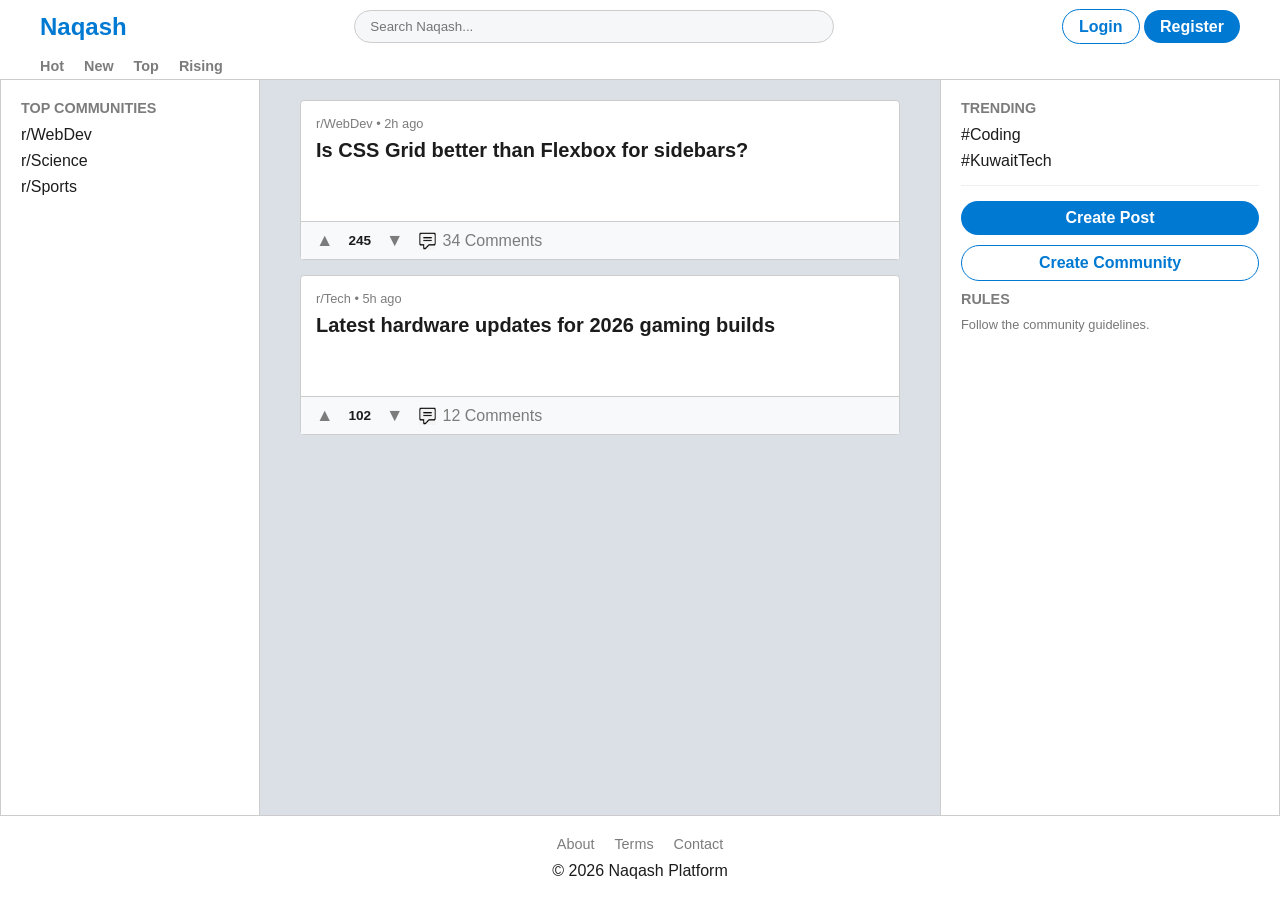
<file: index.html>
<!doctype html>
<html lang="en">
  <head>
    <meta charset="UTF-8" />
    <title>Naqash - Global Feed</title>
    <link rel="stylesheet" href="css/styles.css" />
  </head>
  <body>
    <header>
      <div class="header-top">
        <a href="index.html" class="nav-brand">Naqash</a>
        <input type="text" class="search-bar" placeholder="Search Naqash..." />
        <div class="nav-links">
          <a href="#" class="btn btn-outline">Login</a>
          <a href="#" class="btn btn-primary">Register</a>
        </div>
      </div>
      <nav class="sub-nav">
        <a href="#">Hot</a> <a href="#">New</a> <a href="#">Top</a>
        <a href="#">Rising</a>
      </nav>
    </header>

    <div class="container layout-3-cols">
      <aside class="sidebar card">
        <h3>Top Communities</h3>
        <ul>
          <li><a href="community.html">r/WebDev</a></li>
          <li><a href="#">r/Science</a></li>
          <li><a href="#">r/Sports</a></li>
        </ul>
      </aside>

      <main class="feed">
        <article class="card post-card">
          <div class="post-main-content">
            <div class="post-header">r/WebDev • 2h ago</div>
            <a href="#" class="post-title"
              >Is CSS Grid better than Flexbox for sidebars?</a
            >
          </div>
          <div class="vote-section">
            <button class="vote-btn">▲</button>
            <span class="vote-count">245</span>
            <button class="vote-btn">▼</button>
            <span class="footer-meta">
              <img
                src="images/comment.png"
                alt="Comments"
                class="comment-icon"
              />
              34 Comments
            </span>
          </div>
        </article>

        <article class="card post-card">
          <div class="post-main-content">
            <div class="post-header">r/Tech • 5h ago</div>
            <a href="#" class="post-title"
              >Latest hardware updates for 2026 gaming builds</a
            >
          </div>
          <div class="vote-section">
            <button class="vote-btn">▲</button>
            <span class="vote-count">102</span>
            <button class="vote-btn">▼</button>
            <span class="footer-meta">
              <img
                src="images/comment.png"
                alt="Comments"
                class="comment-icon"
              />
              12 Comments
            </span>
          </div>
        </article>
      </main>

      <aside class="sidebar card">
        <h3>Trending</h3>
        <ul>
          <li>#Coding</li>
          <li>#KuwaitTech</li>
        </ul>
        <hr class="sidebar-divider" />
        <a href="create-post.html" class="btn btn-primary block-btn"
          >Create Post</a
        >
        <a href="#" class="btn btn-outline block-btn">Create Community</a>
        <div class="sidebar-rules">
          <h3>Rules</h3>
          <p style="font-size: 0.8rem; color: #777">
            Follow the community guidelines.
          </p>
        </div>
      </aside>
    </div>

    <footer>
      <div class="footer-links">
        <a href="#">About</a> <a href="#">Terms</a> <a href="#">Contact</a>
      </div>
      <p>&copy; 2026 Naqash Platform</p>
    </footer>
  </body>
</html>
</file>
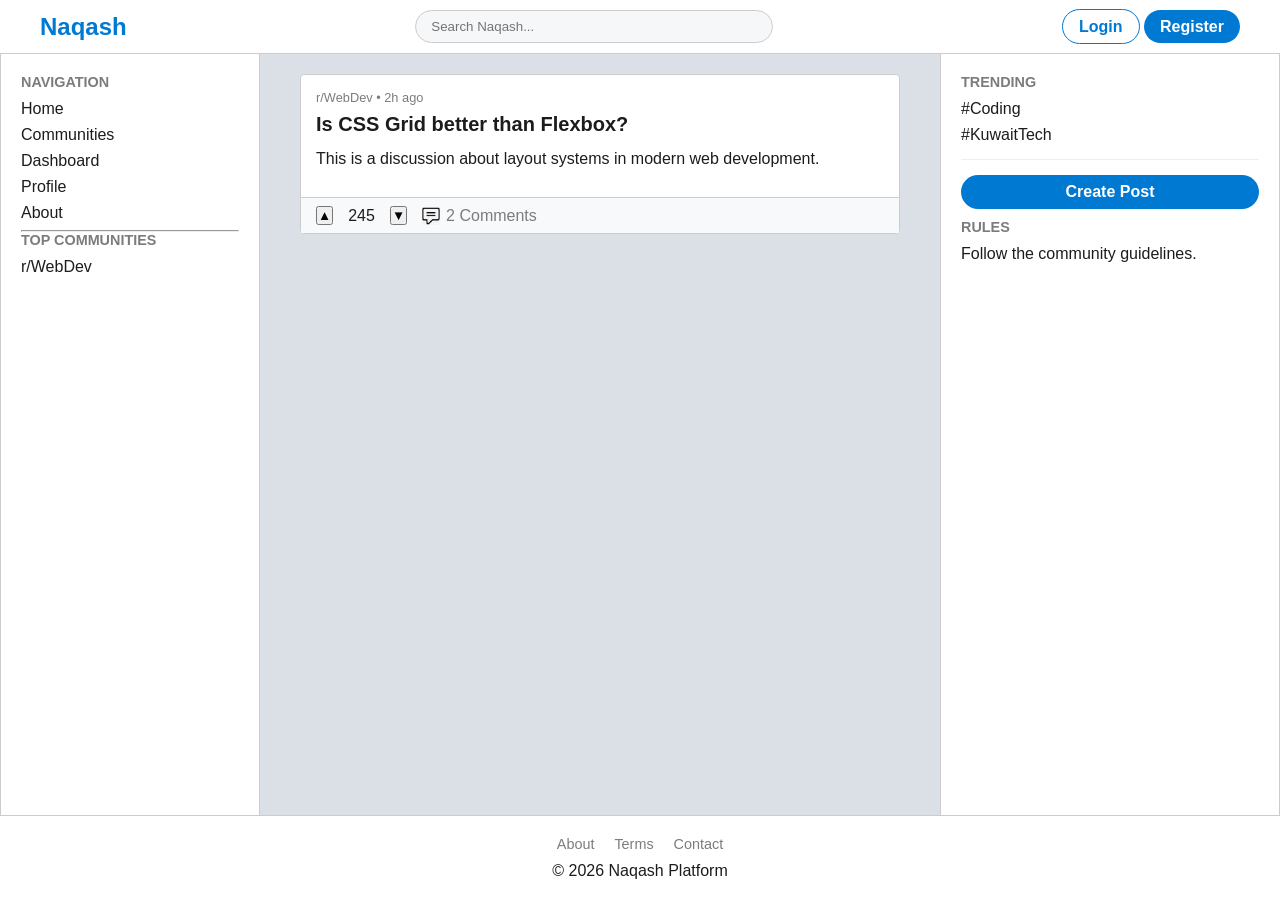
<file: naqash/index.html>
<!doctype html>
<html lang="en">
  <head>
    <meta charset="UTF-8" />
    <meta name="viewport" content="width=device-width, initial-scale=1.0" />
    <title>Naqash - Global Feed</title>
    <link rel="stylesheet" href="css/styles.css" />
  </head>

  <body>
    <!-- HEADER -->
    <header class="site-header">
      <div class="header-shell">
        <a href="index.html" class="nav-brand">Naqash</a>

        <!-- 🔥 FIXED SEARCH FORM -->
        <form action="search.html" method="GET" class="search-form">
          <input
            type="search"
            name="query"
            class="search-bar"
            placeholder="Search Naqash..."
            required
          />
        </form>

        <div class="nav-links">
          <a href="login.html" class="btn btn-outline">Login</a>
          <a href="register.html" class="btn btn-primary">Register</a>
        </div>
      </div>
    </header>

    <!-- MAIN LAYOUT -->
    <div class="container layout-3-cols">

      <!-- LEFT SIDEBAR -->
      <aside class="sidebar card">
        <h3>Navigation</h3>
        <ul class="nav-list">
          <li><a href="index.html">Home</a></li>
          <li><a href="community.html">Communities</a></li>
          <li><a href="dashboard.html">Dashboard</a></li>
          <li><a href="profile.html">Profile</a></li>
          <li><a href="about.html">About</a></li>
        </ul>

        <hr />

        <h3>Top Communities</h3>
        <ul>
          <li><a href="community.html">r/WebDev</a></li>
        </ul>
      </aside>

      <!-- MAIN FEED -->
      <main class="feed">
        <article class="card post-card">
          <div class="post-main-content">
            <div class="post-header">r/WebDev • 2h ago</div>

            <a href="post.html" class="post-title">
              Is CSS Grid better than Flexbox?
            </a>

            <p class="post-body">
              This is a discussion about layout systems in modern web development.
            </p>
          </div>

          <div class="vote-section">
            <button class="vote-btn" type="button">▲</button>
            <span class="vote-count">245</span>
            <button class="vote-btn" type="button">▼</button>

            <span class="footer-meta">
              <img
                src="images/comment.png"
                alt="Comments"
                class="comment-icon"
              />
              2 Comments
            </span>
          </div>
        </article>
      </main>

      <!-- RIGHT SIDEBAR -->
      <aside class="sidebar card">
        <h3>Trending</h3>
        <ul>
          <li>#Coding</li>
          <li>#KuwaitTech</li>
        </ul>

        <hr class="sidebar-divider" />

        <a href="create-post.html" class="btn btn-primary block-btn">
          Create Post
        </a>

        <div class="sidebar-rules">
          <h3>Rules</h3>
          <p class="rules-text">
            Follow the community guidelines.
          </p>
        </div>
      </aside>

    </div>

    <!-- FOOTER -->
    <footer class="site-footer">
      <div class="footer-links">
        <a href="about.html">About</a>
        <a href="#">Terms</a>
        <a href="#">Contact</a>
      </div>
      <p>&copy; 2026 Naqash Platform</p>
    </footer>
  </body>
</html>
</file>
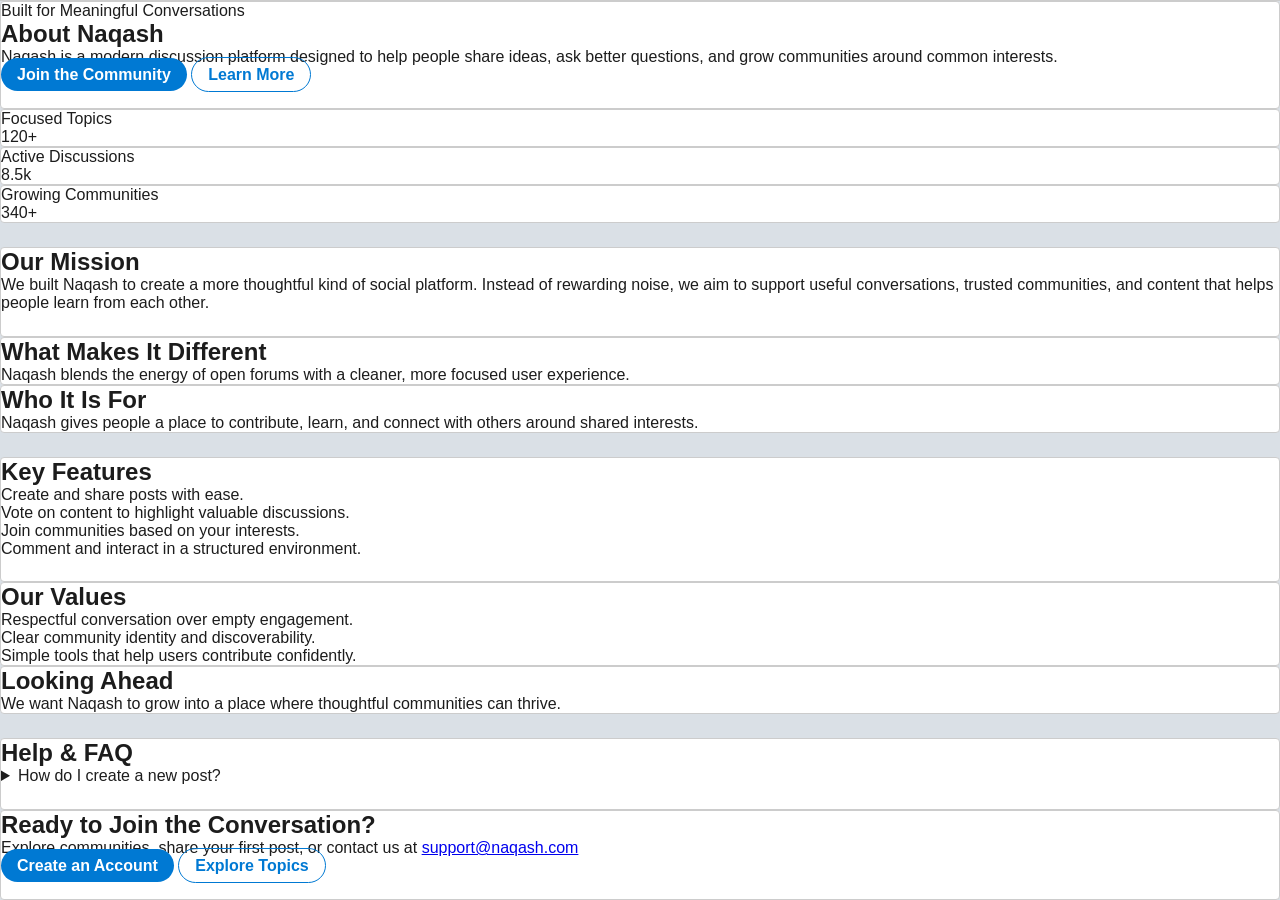
<file: about.html>
<!doctype html>
<html lang="en">
  <head>
    <meta charset="UTF-8" />
    <meta name="viewport" content="width=device-width, initial-scale=1.0" />
    <title>About - Naqash</title>
    <link rel="stylesheet" href="css/styles.css" />
  </head>
  <body>
    <header></header>

    <main id="main-content" class="container">
      <section class="about-hero card">
        <p class="eyebrow">Built for Meaningful Conversations</p>
        <h1>About Naqash</h1>
        <p class="lead">
          Naqash is a modern discussion platform designed to help people share
          ideas, ask better questions, and grow communities around common
          interests.
        </p>
        <div class="hero-actions">
          <a href="#" class="btn btn-primary">Join the Community</a>
          <a href="#mission" class="btn btn-outline">Learn More</a>
        </div>
      </section>

      <section class="stats-grid" aria-label="Platform highlights">
        <article class="card stat-card">
          <p class="stat-label">Focused Topics</p>
          <p class="stat-value">120+</p>
        </article>
        <article class="card stat-card">
          <p class="stat-label">Active Discussions</p>
          <p class="stat-value">8.5k</p>
        </article>
        <article class="card stat-card">
          <p class="stat-label">Growing Communities</p>
          <p class="stat-value">340+</p>
        </article>
      </section>

      <section id="mission" class="card about-section">
        <h2>Our Mission</h2>
        <p>
          We built Naqash to create a more thoughtful kind of social platform.
          Instead of rewarding noise, we aim to support useful conversations,
          trusted communities, and content that helps people learn from each other.
        </p>
      </section>

      <section class="about-grid">
        <article class="card about-section">
          <h2>What Makes It Different</h2>
          <p>
            Naqash blends the energy of open forums with a cleaner, more focused
            user experience.
          </p>
        </article>

        <article class="card about-section">
          <h2>Who It Is For</h2>
          <p>
            Naqash gives people a place to contribute, learn, and connect with
            others around shared interests.
          </p>
        </article>
      </section>

      <section class="card about-section">
        <h2>Key Features</h2>
        <ul class="feature-list">
          <li>Create and share posts with ease.</li>
          <li>Vote on content to highlight valuable discussions.</li>
          <li>Join communities based on your interests.</li>
          <li>Comment and interact in a structured environment.</li>
        </ul>
      </section>

      <section class="about-grid">
        <article class="card about-section">
          <h2>Our Values</h2>
          <ul class="feature-list">
            <li>Respectful conversation over empty engagement.</li>
            <li>Clear community identity and discoverability.</li>
            <li>Simple tools that help users contribute confidently.</li>
          </ul>
        </article>

        <article class="card about-section">
          <h2>Looking Ahead</h2>
          <p>
            We want Naqash to grow into a place where thoughtful communities can thrive.
          </p>
        </article>
      </section>

      <section class="card about-section">
        <h2>Help & FAQ</h2>
        <details>
          <summary>How do I create a new post?</summary>
          <p>Go to the Create Post page, then add your title and content.</p>
        </details>
      </section>

      <section class="card about-cta">
        <h2>Ready to Join the Conversation?</h2>
        <p>
          Explore communities, share your first post, or contact us at
          <a href="mailto:support@naqash.com">support@naqash.com</a>
        </p>
        <div class="hero-actions">
          <a href="#" class="btn btn-primary">Create an Account</a>
          <a href="search.html" class="btn btn-outline">Explore Topics</a>
        </div>
      </section>
    </main>
  </body>
</html>
</file>
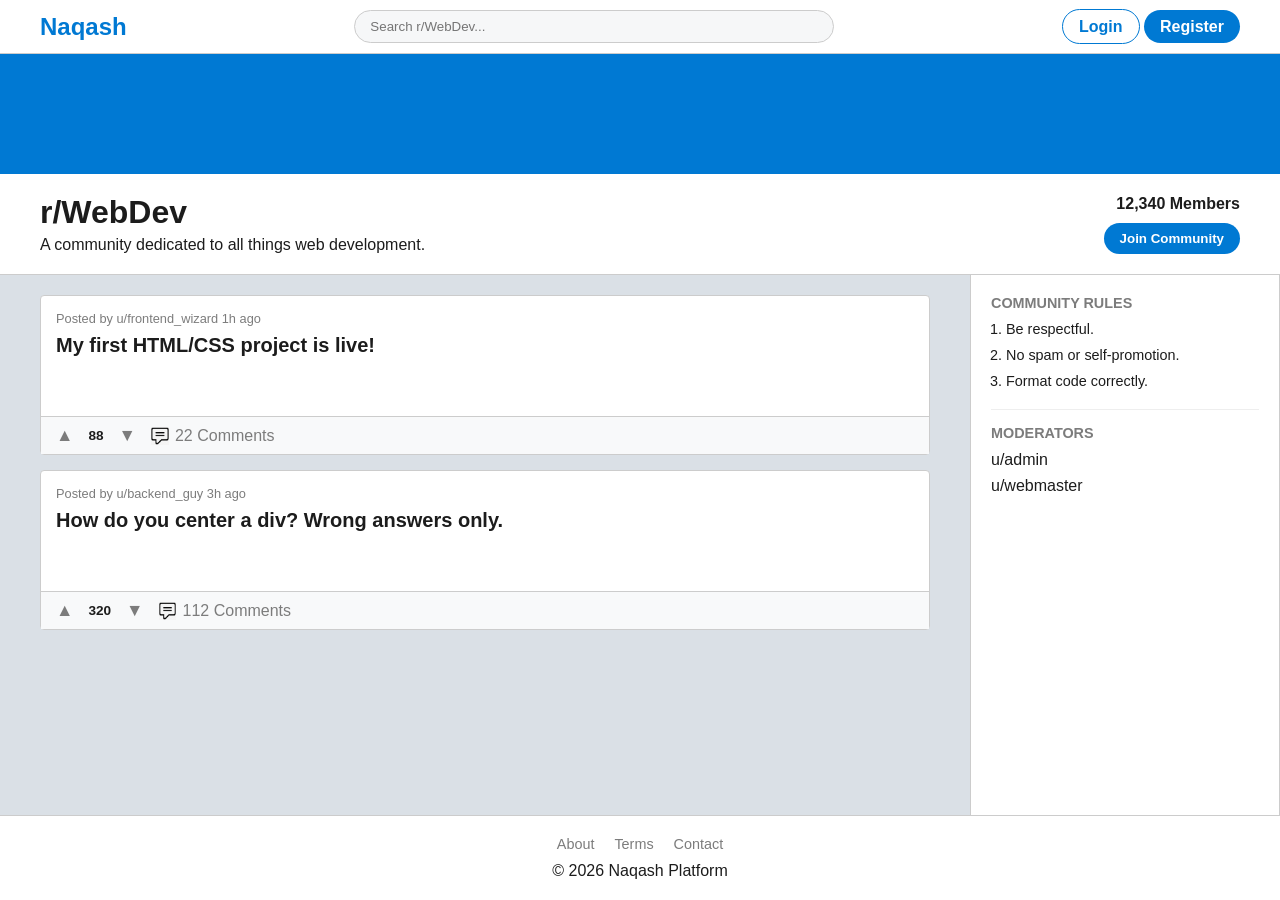
<file: community.html>
<!doctype html>
<html lang="en">
  <head>
    <meta charset="UTF-8" />
    <title>r/WebDev - Naqash</title>
    <link rel="stylesheet" href="css/styles.css" />
  </head>
  <body>
    <header>
      <div class="header-top">
        <a href="index.html" class="nav-brand">Naqash</a>
        <input
          type="text"
          class="search-bar"
          placeholder="Search r/WebDev..."
        />
        <div class="nav-links">
          <a href="#" class="btn btn-outline">Login</a>
          <a href="#" class="btn btn-primary">Register</a>
        </div>
      </div>
    </header>

    <div class="community-banner"></div>
    <div class="community-header">
      <div>
        <h1>r/WebDev</h1>
        <p class="rules-text">
          A community dedicated to all things web development.
        </p>
      </div>
      <div class="community-stats">
        <p>12,340 Members</p>
        <button class="btn btn-primary">Join Community</button>
      </div>
    </div>

    <div class="container layout-2-cols">
      <main class="feed">
        <article class="card post-card">
          <div class="post-main-content">
            <div class="post-header">Posted by u/frontend_wizard 1h ago</div>
            <a href="#" class="post-title"
              >My first HTML/CSS project is live!</a
            >
          </div>
          <div class="vote-section">
            <button class="vote-btn">▲</button>
            <span class="vote-count">88</span>
            <button class="vote-btn">▼</button>
            <span class="footer-meta">
              <img
                src="images/comment.png"
                alt="Comments"
                class="comment-icon"
              />
              22 Comments
            </span>
          </div>
        </article>

        <article class="card post-card">
          <div class="post-main-content">
            <div class="post-header">Posted by u/backend_guy 3h ago</div>
            <a href="#" class="post-title"
              >How do you center a div? Wrong answers only.</a
            >
          </div>
          <div class="vote-section">
            <button class="vote-btn">▲</button>
            <span class="vote-count">320</span>
            <button class="vote-btn">▼</button>
            <span class="footer-meta">
              <img
                src="images/comment.png"
                alt="Comments"
                class="comment-icon"
              />
              112 Comments
            </span>
          </div>
        </article>
      </main>

      <aside class="sidebar card">
        <h3>Community Rules</h3>
        <ol class="rules-list">
          <li>Be respectful.</li>
          <li>No spam or self-promotion.</li>
          <li>Format code correctly.</li>
        </ol>
        <hr class="sidebar-divider" />
        <h3>Moderators</h3>
        <ul>
          <li><a href="#">u/admin</a></li>
          <li><a href="#">u/webmaster</a></li>
        </ul>
      </aside>
    </div>

    <footer>
      <div class="footer-links">
        <a href="#">About</a> <a href="#">Terms</a> <a href="#">Contact</a>
      </div>
      <p>&copy; 2026 Naqash Platform</p>
    </footer>
  </body>
</html>
</file>
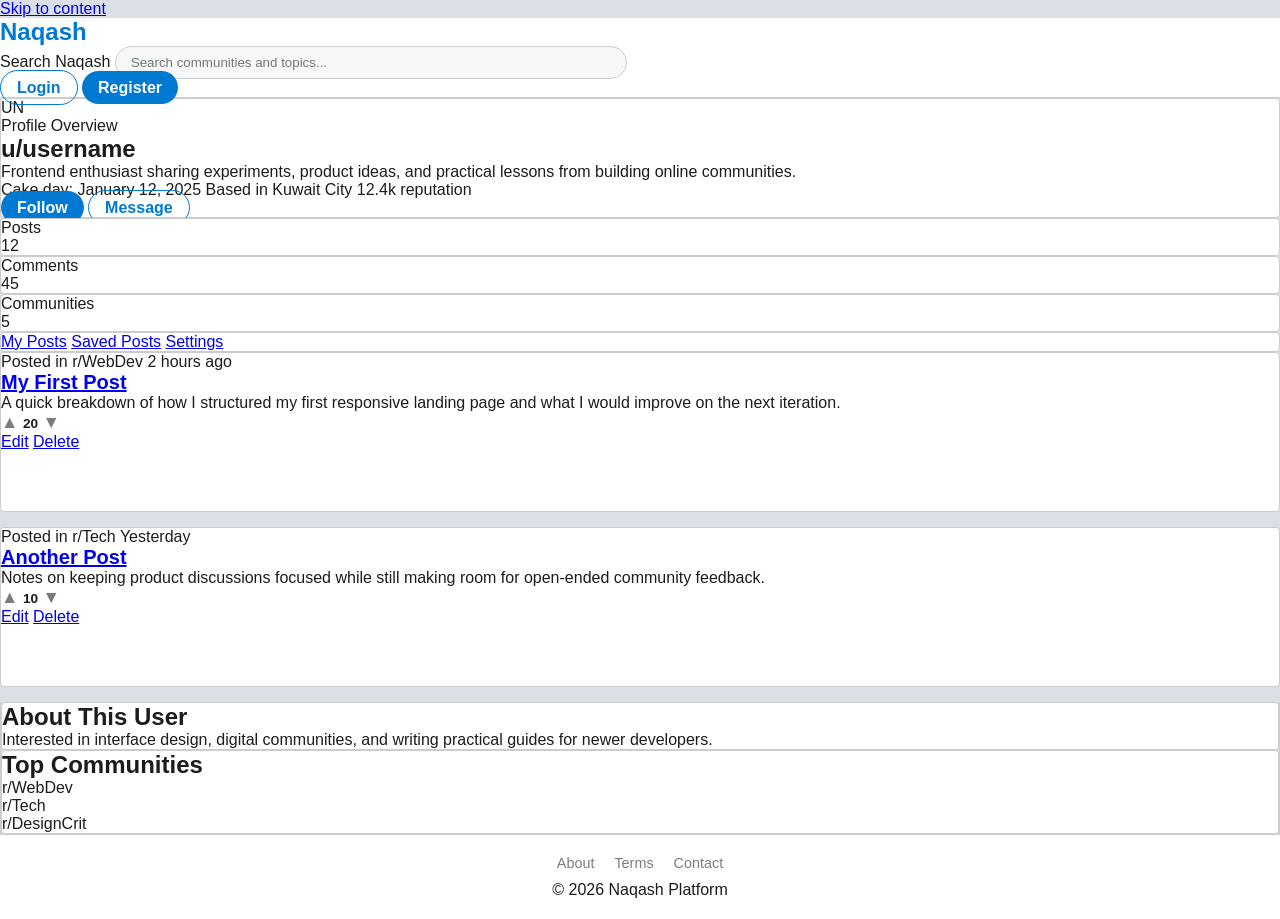
<file: profile.html>
<!doctype html>
<html lang="en">
  <head>
    <meta charset="UTF-8" />
    <meta name="viewport" content="width=device-width, initial-scale=1.0" />
    <meta
      name="description"
      content="View a Naqash user profile, activity summary, and recent posts."
    />
    <title>Profile - Naqash</title>
    <link rel="stylesheet" href="css/styles.css" />
  </head>
  <body>
    <a class="skip-link" href="#main-content">Skip to content</a>

    <header class="site-header">
      <div class="header-shell">
        <a href="index.html" class="nav-brand" aria-label="Back to the homepage">
          Naqash
        </a>

        <form class="search-form" role="search">
          <label class="sr-only" for="profile-search">Search Naqash</label>
          <input
            id="profile-search"
            name="search"
            type="search"
            class="search-bar"
            placeholder="Search communities and topics..."
          />
        </form>

        <nav class="nav-links" aria-label="Account links">
          <a href="#" class="btn btn-outline">Login</a>
          <a href="#" class="btn btn-primary">Register</a>
        </nav>
      </div>
    </header>

    <main id="main-content" class="container">
      <section class="profile-hero card">
        <div class="profile-avatar" aria-hidden="true">UN</div>

        <div class="profile-copy">
          <p class="eyebrow">Profile Overview</p>
          <h1>u/username</h1>
          <p class="lead profile-bio">
            Frontend enthusiast sharing experiments, product ideas, and practical
            lessons from building online communities.
          </p>

          <div class="profile-meta" aria-label="Profile details">
            <span>Cake day: January 12, 2025</span>
            <span>Based in Kuwait City</span>
            <span>12.4k reputation</span>
          </div>
        </div>

        <div class="profile-cta">
          <a href="#" class="btn btn-primary">Follow</a>
          <a href="#" class="btn btn-outline">Message</a>
        </div>
      </section>

      <section class="stats-grid" aria-label="User statistics">
        <article class="card stat-card">
          <p class="stat-label">Posts</p>
          <p class="stat-value">12</p>
        </article>

        <article class="card stat-card">
          <p class="stat-label">Comments</p>
          <p class="stat-value">45</p>
        </article>

        <article class="card stat-card">
          <p class="stat-label">Communities</p>
          <p class="stat-value">5</p>
        </article>
      </section>

      <nav class="pill-nav card" aria-label="Profile sections">
        <a href="#" class="pill-link is-active" aria-current="page">My Posts</a>
        <a href="#" class="pill-link">Saved Posts</a>
        <a href="#" class="pill-link">Settings</a>
      </nav>

      <section class="profile-layout">
        <div class="feed-stack">
          <article class="card post-card">
            <div class="post-topline">
              <span class="post-community">Posted in r/WebDev</span>
              <span class="post-time">2 hours ago</span>
            </div>

            <h2 class="post-title">
              <a href="#">My First Post</a>
            </h2>

            <p class="post-excerpt">
              A quick breakdown of how I structured my first responsive landing
              page and what I would improve on the next iteration.
            </p>

            <div class="post-footer">
              <div class="vote-group" aria-label="Post score">
                <button class="vote-btn" type="button" aria-label="Upvote post">▲</button>
                <span class="vote-count">20</span>
                <button class="vote-btn" type="button" aria-label="Downvote post">▼</button>
              </div>

              <div class="post-actions">
                <a href="#">Edit</a>
                <a href="#">Delete</a>
              </div>
            </div>
          </article>

          <article class="card post-card">
            <div class="post-topline">
              <span class="post-community">Posted in r/Tech</span>
              <span class="post-time">Yesterday</span>
            </div>

            <h2 class="post-title">
              <a href="#">Another Post</a>
            </h2>

            <p class="post-excerpt">
              Notes on keeping product discussions focused while still making room
              for open-ended community feedback.
            </p>

            <div class="post-footer">
              <div class="vote-group" aria-label="Post score">
                <button class="vote-btn" type="button" aria-label="Upvote post">▲</button>
                <span class="vote-count">10</span>
                <button class="vote-btn" type="button" aria-label="Downvote post">▼</button>
              </div>

              <div class="post-actions">
                <a href="#">Edit</a>
                <a href="#">Delete</a>
              </div>
            </div>
          </article>
        </div>

        <aside class="sidebar-stack" aria-label="Profile sidebar">
          <section class="card sidebar-card">
            <h2>About This User</h2>
            <p>
              Interested in interface design, digital communities, and writing
              practical guides for newer developers.
            </p>
          </section>

          <section class="card sidebar-card">
            <h2>Top Communities</h2>
            <ul class="feature-list compact-list">
              <li>r/WebDev</li>
              <li>r/Tech</li>
              <li>r/DesignCrit</li>
            </ul>
          </section>
        </aside>
      </section>
    </main>

    <footer class="site-footer">
      <div class="footer-links">
        <a href="about.html">About</a>
        <a href="#">Terms</a>
        <a href="#">Contact</a>
      </div>
      <p>&copy; 2026 Naqash Platform</p>
    </footer>
  </body>
</html>
</file>
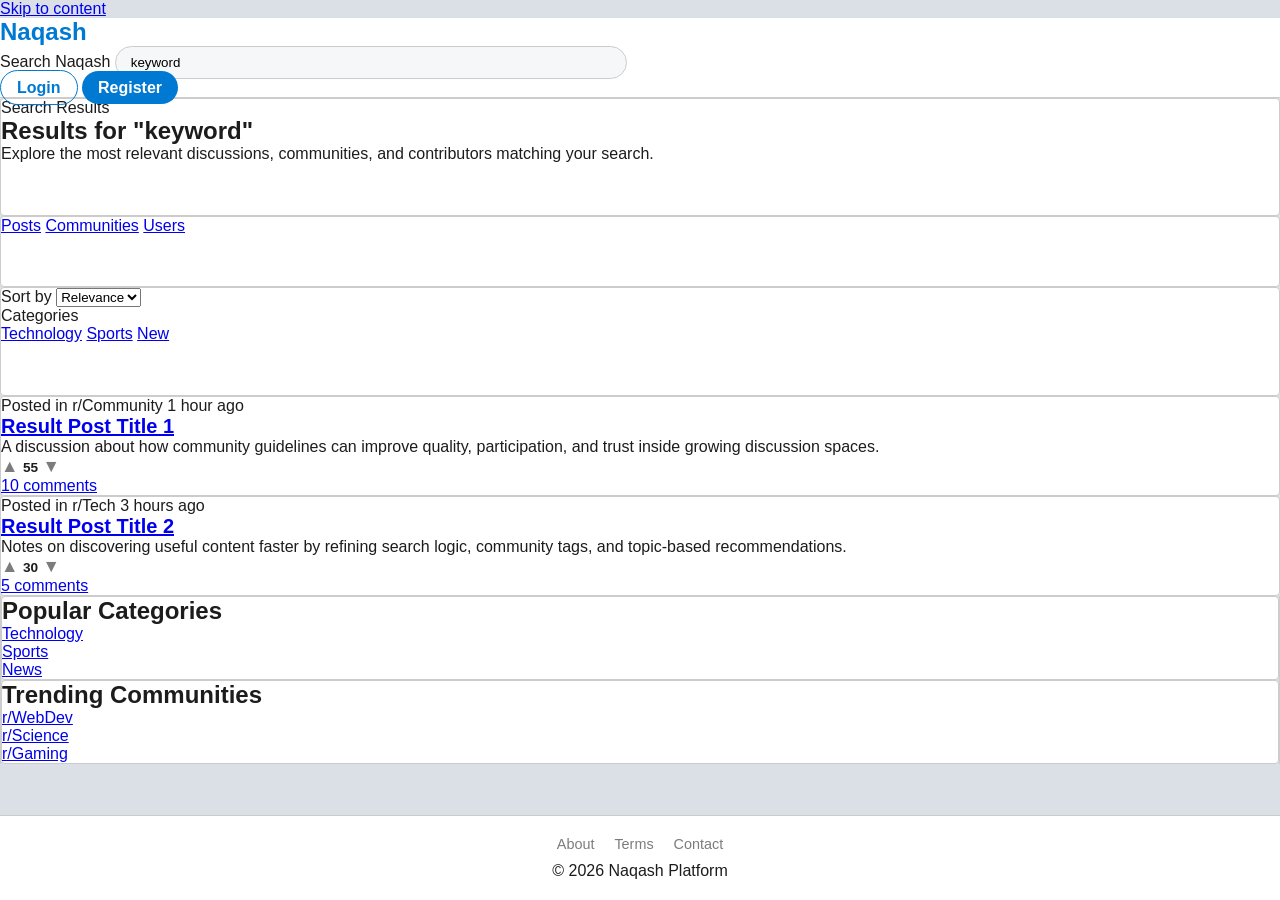
<file: search.html>
<!doctype html>
<html lang="en">
  <head>
    <meta charset="UTF-8" />
    <meta name="viewport" content="width=device-width, initial-scale=1.0" />
    <meta
      name="description"
      content="Browse search results on Naqash across posts, communities, and users."
    />
    <title>Search - Naqash</title>
    <link rel="stylesheet" href="css/styles.css" />
  </head>
  <body>
    <a class="skip-link" href="#main-content">Skip to content</a>

    <header class="site-header">
      <div class="header-shell">
        <a href="index.html" class="nav-brand" aria-label="Back to the homepage">
          Naqash
        </a>

        <form class="search-form" role="search">
          <label class="sr-only" for="search-page-input">Search Naqash</label>
          <input
            id="search-page-input"
            name="search"
            type="search"
            class="search-bar"
            value="keyword"
            placeholder="Search communities and topics..."
          />
        </form>

        <nav class="nav-links" aria-label="Account links">
          <a href="#" class="btn btn-outline">Login</a>
          <a href="#" class="btn btn-primary">Register</a>
        </nav>
      </div>
    </header>

    <main id="main-content" class="container">
      <section class="search-hero card">
        <p class="eyebrow">Search Results</p>
        <h1>Results for "keyword"</h1>
        <p class="lead">
          Explore the most relevant discussions, communities, and contributors
          matching your search.
        </p>
      </section>

      <nav class="pill-nav card" aria-label="Search result types">
        <a href="#" class="pill-link is-active" aria-current="page">Posts</a>
        <a href="#" class="pill-link">Communities</a>
        <a href="#" class="pill-link">Users</a>
      </nav>

      <section class="card search-toolbar" aria-label="Search filters">
        <div class="toolbar-group">
          <label for="sort-results">Sort by</label>
          <select id="sort-results" class="search-select" name="sort">
            <option>Relevance</option>
            <option>Newest</option>
            <option>Top</option>
          </select>
        </div>

        <div class="toolbar-group">
          <span class="toolbar-label">Categories</span>
          <div class="chip-row">
            <a href="#" class="filter-chip is-active">Technology</a>
            <a href="#" class="filter-chip">Sports</a>
            <a href="#" class="filter-chip">New</a>
          </div>
        </div>
      </section>

      <section class="search-layout">
        <div class="feed-stack">
          <article class="card result-card">
            <div class="post-topline">
              <span class="post-community">Posted in r/Community</span>
              <span class="post-time">1 hour ago</span>
            </div>

            <h2 class="post-title">
              <a href="#">Result Post Title 1</a>
            </h2>

            <p class="post-excerpt">
              A discussion about how community guidelines can improve quality,
              participation, and trust inside growing discussion spaces.
            </p>

            <div class="post-footer">
              <div class="vote-group" aria-label="Post score">
                <button class="vote-btn" type="button" aria-label="Upvote post">▲</button>
                <span class="vote-count">55</span>
                <button class="vote-btn" type="button" aria-label="Downvote post">▼</button>
              </div>

              <div class="result-meta">
                <a href="#">10 comments</a>
              </div>
            </div>
          </article>

          <article class="card result-card">
            <div class="post-topline">
              <span class="post-community">Posted in r/Tech</span>
              <span class="post-time">3 hours ago</span>
            </div>

            <h2 class="post-title">
              <a href="#">Result Post Title 2</a>
            </h2>

            <p class="post-excerpt">
              Notes on discovering useful content faster by refining search logic,
              community tags, and topic-based recommendations.
            </p>

            <div class="post-footer">
              <div class="vote-group" aria-label="Post score">
                <button class="vote-btn" type="button" aria-label="Upvote post">▲</button>
                <span class="vote-count">30</span>
                <button class="vote-btn" type="button" aria-label="Downvote post">▼</button>
              </div>

              <div class="result-meta">
                <a href="#">5 comments</a>
              </div>
            </div>
          </article>
        </div>

        <aside class="sidebar-stack" aria-label="Search sidebar">
          <section class="card sidebar-card">
            <h2>Popular Categories</h2>
            <ul class="feature-list compact-list sidebar-list">
              <li><a href="#">Technology</a></li>
              <li><a href="#">Sports</a></li>
              <li><a href="#">News</a></li>
            </ul>
          </section>

          <section class="card sidebar-card">
            <h2>Trending Communities</h2>
            <ul class="feature-list compact-list sidebar-list">
              <li><a href="#">r/WebDev</a></li>
              <li><a href="#">r/Science</a></li>
              <li><a href="#">r/Gaming</a></li>
            </ul>
          </section>
        </aside>
      </section>
    </main>

    <footer class="site-footer">
      <div class="footer-links">
        <a href="about.html">About</a>
        <a href="#">Terms</a>
        <a href="#">Contact</a>
      </div>
      <p>&copy; 2026 Naqash Platform</p>
    </footer>
  </body>
</html>
</file>
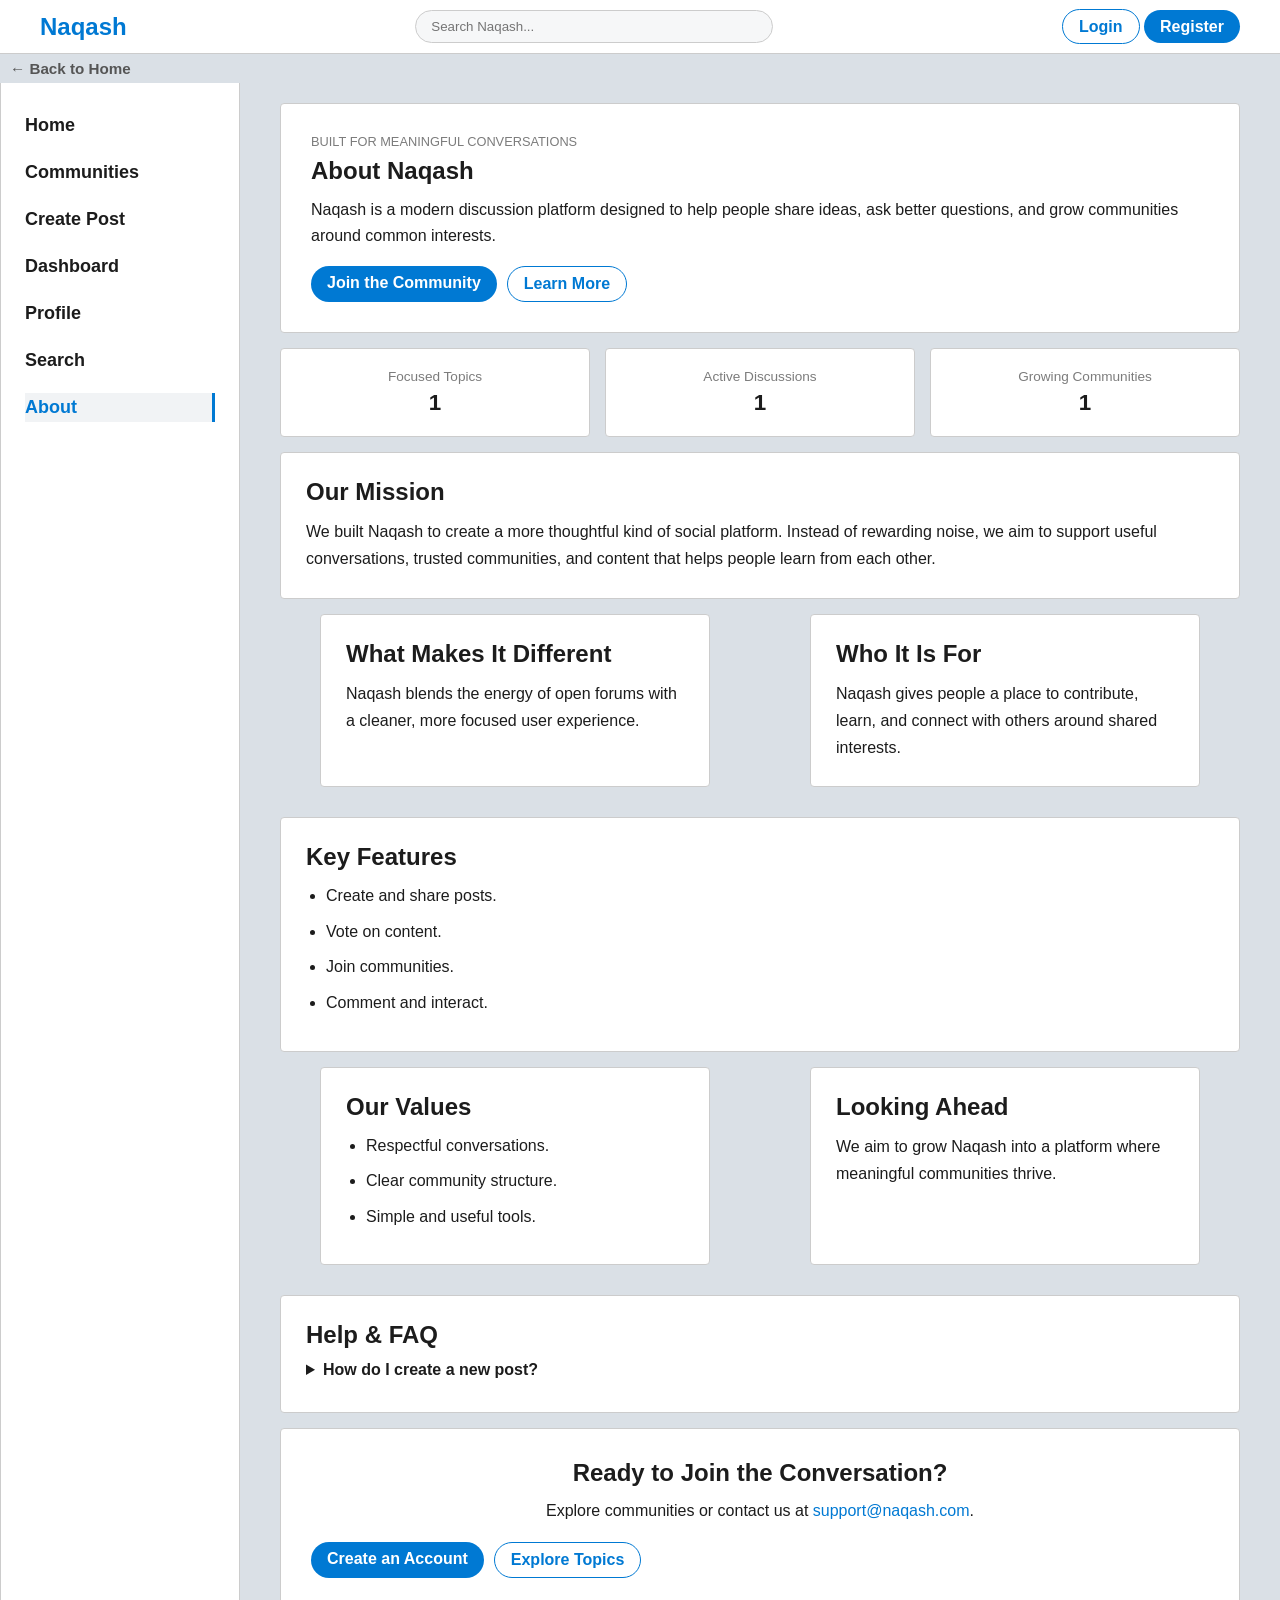
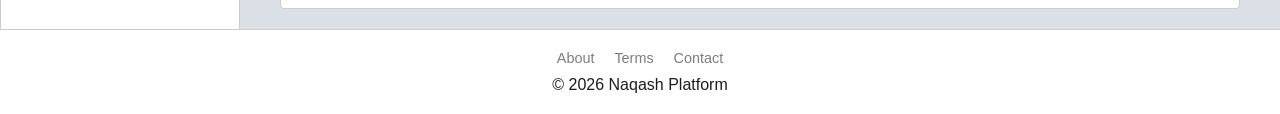
<file: naqash/about.html>
<!doctype html>
<html lang="en">
  <head>
    <meta charset="UTF-8" />
    <meta name="viewport" content="width=device-width, initial-scale=1.0" />
    <meta
      name="description"
      content="Learn more about Naqash, its mission, features, and community values."
    />
    <title>About - Naqash</title>
    <link rel="stylesheet" href="css/styles.css" />
  </head>

  <body>
    <a class="skip-link" href="#main-content">Skip to content</a>

    <!-- HEADER -->
    <header class="site-header">
      <div class="header-shell">
        <button class="menu-toggle">☰</button>

        <a href="homepage.html" class="nav-brand">Naqash</a>

        <!-- search form -->
        <form action="search.html" method="GET" class="search-form">
          <input
            type="search"
            name="query"
            class="search-bar"
            placeholder="Search Naqash..."
            required
          />
        </form>

        <nav class="nav-links">
          <a href="login.html" class="btn btn-outline">Login</a>
          <a href="register.html" class="btn btn-primary">Register</a>
        </nav>
      </div>
    </header>

    <!-- back to home button -->
    <div class="page-topbar">
      <a href="homepage.html" class="back-btn">← Back to Home</a>
    </div>

    <div class="page-layout">
      <!-- SIDEBAR -->
      <aside class="main-sidebar" id="sidebar">
        <nav>
          <a href="homepage.html">Home</a>
          <a href="community.html">Communities</a>
          <a href="create-post.html">Create Post</a>
          <a href="dashboard.html">Dashboard</a>
          <a href="profile.html">Profile</a>
          <a href="search.html">Search</a>
          <a href="about.html">About</a>
        </nav>
      </aside>

      <main id="main-content" class="container">
        <!-- HERO -->
        <section class="about-hero card">
          <p class="eyebrow">Built for Meaningful Conversations</p>
          <h1>About Naqash</h1>
          <p class="lead">
            Naqash is a modern discussion platform designed to help people share
            ideas, ask better questions, and grow communities around common
            interests.
          </p>

          <div class="hero-actions">
            <a href="register.html" class="btn btn-primary">Join the Community</a>
            <a href="#mission" class="btn btn-outline">Learn More</a>
          </div>
        </section>

        <!-- STATS -->
        <section class="stats-grid">
          <article class="card stat-card">
            <p class="stat-label">Focused Topics</p>
            <p class="stat-value">1</p>
          </article>

          <article class="card stat-card">
            <p class="stat-label">Active Discussions</p>
            <p class="stat-value">1</p>
          </article>

          <article class="card stat-card">
            <p class="stat-label">Growing Communities</p>
            <p class="stat-value">1</p>
          </article>
        </section>

        <!-- MISSION -->
        <section id="mission" class="card about-section">
          <h2>Our Mission</h2>
          <p>
            We built Naqash to create a more thoughtful kind of social platform.
            Instead of rewarding noise, we aim to support useful conversations,
            trusted communities, and content that helps people learn from each other.
          </p>
        </section>

        <!-- INFO -->
        <section class="about-grid">
          <article class="card about-section">
            <h2>What Makes It Different</h2>
            <p>
              Naqash blends the energy of open forums with a cleaner, more focused
              user experience.
            </p>
          </article>

          <article class="card about-section">
            <h2>Who It Is For</h2>
            <p>
              Naqash gives people a place to contribute, learn, and connect with
              others around shared interests.
            </p>
          </article>
        </section>

        <!-- FEATURES -->
        <section class="card about-section">
          <h2>Key Features</h2>
          <ul class="feature-list">
            <li>Create and share posts.</li>
            <li>Vote on content.</li>
            <li>Join communities.</li>
            <li>Comment and interact.</li>
          </ul>
        </section>

        <!-- VALUES -->
        <section class="about-grid">
          <article class="card about-section">
            <h2>Our Values</h2>
            <ul class="feature-list">
              <li>Respectful conversations.</li>
              <li>Clear community structure.</li>
              <li>Simple and useful tools.</li>
            </ul>
          </article>

          <article class="card about-section">
            <h2>Looking Ahead</h2>
            <p>
              We aim to grow Naqash into a platform where meaningful communities thrive.
            </p>
          </article>
        </section>

        <!-- FAQ -->
        <section class="card about-section">
          <h2>Help & FAQ</h2>
          <details>
            <summary>How do I create a new post?</summary>
            <p>Go to the Create Post page and submit your content.</p>
          </details>
        </section>

        <!-- CTA -->
        <section class="card about-cta">
          <h2>Ready to Join the Conversation?</h2>
          <p>
            Explore communities or contact us at
            <a href="mailto:support@naqash.com">support@naqash.com</a>.
          </p>

          <div class="hero-actions">
            <a href="register.html" class="btn btn-primary">Create an Account</a>
            <a href="search.html" class="btn btn-outline">Explore Topics</a>
          </div>
        </section>
      </main>
    </div>

    <!-- FOOTER -->
    <footer class="site-footer">
      <div class="footer-links">
        <a href="about.html">About</a>
        <a href="#">Terms</a>
        <a href="#">Contact</a>
      </div>
      <p>&copy; 2026 Naqash Platform</p>
    </footer>
    <script src="js/script.js"></script>
  </body>
</html>
</file>
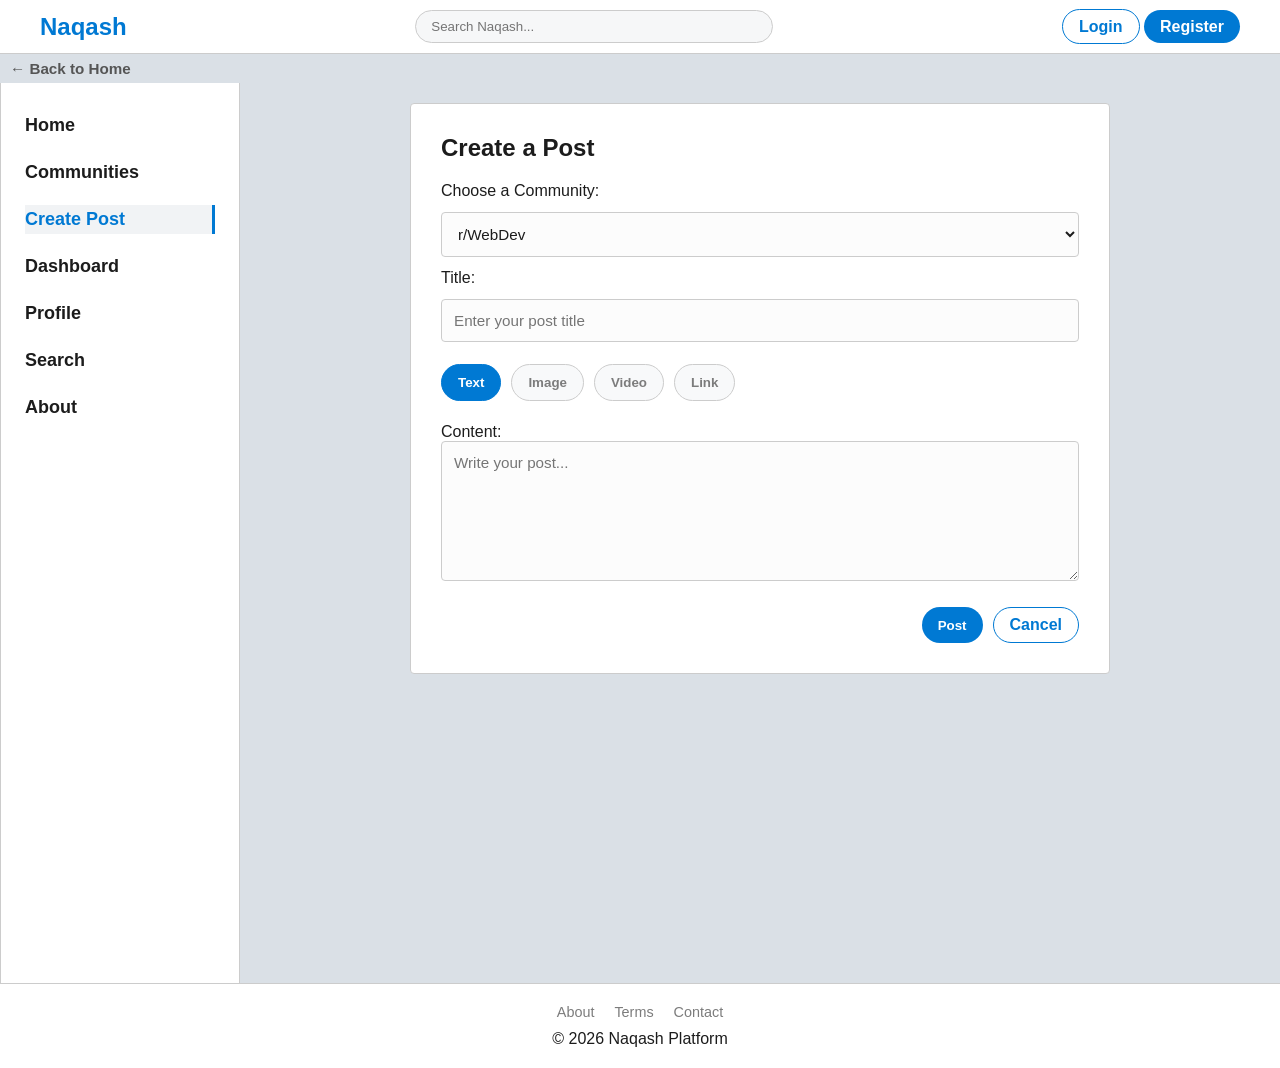
<file: naqash/create-post.html>
<!doctype html>
<html lang="en">
  <head>
    <meta charset="UTF-8" />
    <meta name="viewport" content="width=device-width, initial-scale=1.0" />
    <title>Create Post - Naqash</title>
    <link rel="stylesheet" href="css/styles.css" />
  </head>

  <body>
    <!-- HEADER -->
    <header class="site-header">
      <div class="header-shell">
        <button class="menu-toggle">☰</button>

        <a href="homepage.html" class="nav-brand">Naqash</a>

        <!-- SEARCH -->
        <form action="search.html" method="GET" class="search-form">
          <input
            type="search"
            name="query"
            class="search-bar"
            placeholder="Search Naqash..."
            required
          />
        </form>

        <div class="nav-links">
          <a href="login.html" class="btn btn-outline">Login</a>
          <a href="register.html" class="btn btn-primary">Register</a>
        </div>
      </div>
    </header>

    <!-- BACK BUTTON -->
    <div class="page-topbar">
      <a href="homepage.html" class="back-btn">← Back to Home</a>
    </div>

    <div class="page-layout">
      <!-- SIDEBAR -->
      <aside class="main-sidebar" id="sidebar">
        <nav>
          <a href="homepage.html">Home</a>
          <a href="community.html">Communities</a>
          <a href="create-post.html">Create Post</a>
          <a href="dashboard.html">Dashboard</a>
          <a href="profile.html">Profile</a>
          <a href="search.html">Search</a>
          <a href="about.html">About</a>
        </nav>
      </aside>

      <!-- MAIN CONTENT -->
      <main class="feed">
        <section class="card create-post-box">
          <h2>Create a Post</h2>

          <form id="create-post-form" action="homepage.html">
            <label for="community">Choose a Community:</label>
            <select id="community" class="form-input">
              <option>r/WebDev</option>
            </select>

            <label for="title">Title:</label>
            <input
              type="text"
              id="title"
              class="form-input"
              placeholder="Enter your post title"
              value=""
            />

            <div class="post-tabs" id="create-post-tabs">
              <button type="button" class="tab-btn is-active" data-target="text">Text</button>
              <button type="button" class="tab-btn" data-target="image">Image</button>
              <button type="button" class="tab-btn" data-target="video">Video</button>
              <button type="button" class="tab-btn" data-target="link">Link</button>
            </div>

            <div id="input-section-text" class="post-input-section">
              <label for="content">Content:</label>
              <textarea
                id="content"
                class="form-input"
                placeholder="Write your post..."
              ></textarea>
            </div>

            <div id="input-section-image" class="post-input-section" style="display: none;">
              <label for="image-upload">Upload Image:</label>
              <input type="file" id="image-upload" class="form-input" accept="image/*" />
            </div>

            <div id="input-section-video" class="post-input-section" style="display: none;">
              <label for="video-url">Video URL:</label>
              <input type="url" id="video-url" class="form-input" placeholder="Enter YouTube or Vimeo URL" />
            </div>

            <div id="input-section-link" class="post-input-section" style="display: none;">
              <label for="link-url">Link URL:</label>
              <input type="url" id="link-url" class="form-input" placeholder="Enter link URL" />
            </div>

            <div class="form-actions">
              <button type="submit" class="btn btn-primary">Post</button>
              <a href="homepage.html" class="btn btn-outline">Cancel</a>
            </div>
          </form>
        </section>
      </main>
    </div>

    <!-- FOOTER -->
    <footer class="site-footer">
      <div class="footer-links">
        <a href="about.html">About</a>
        <a href="#">Terms</a>
        <a href="#">Contact</a>
      </div>
      <p>&copy; 2026 Naqash Platform</p>
    </footer>
    <script src="js/script.js"></script>
  </body>
</html>
</file>
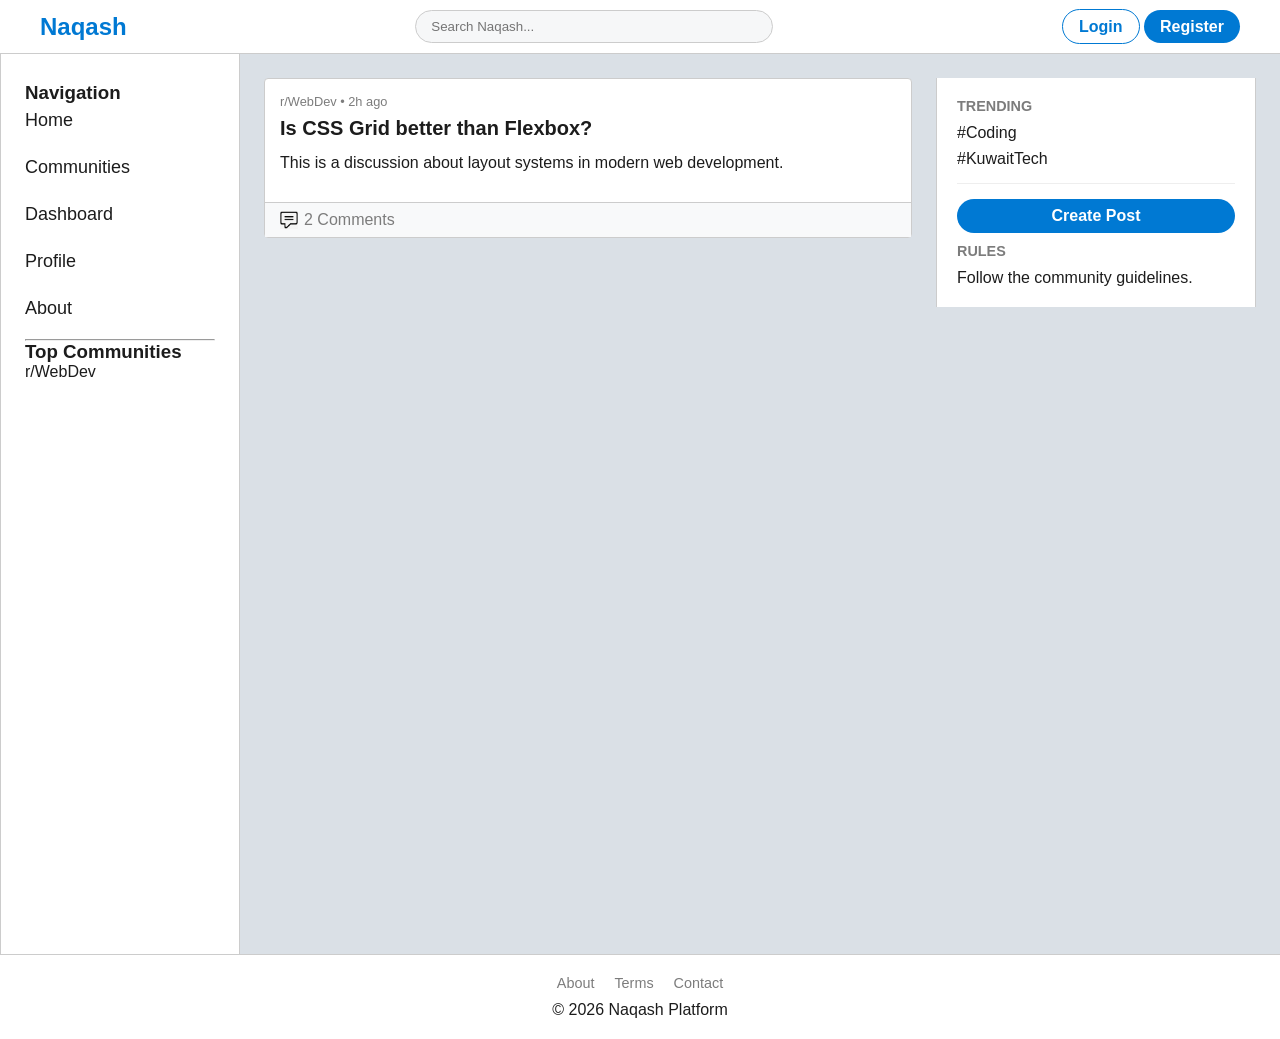
<file: naqash/homepage.html>
<!doctype html>
<html lang="en">
  <head>
    <meta charset="UTF-8" />
    <meta name="viewport" content="width=device-width, initial-scale=1.0" />
    <title>Naqash - Global Feed</title>
    <link rel="stylesheet" href="css/styles.css" />
  </head>

  <body>
    <header class="site-header">
      <div class="header-shell">
        <button class="menu-toggle">☰</button>

        <a href="homepage.html" class="nav-brand">Naqash</a>

        <form action="search.html" method="GET" class="search-form">
          <input
            type="search"
            name="query"
            class="search-bar"
            placeholder="Search Naqash..."
            required
          />
        </form>

        <div class="nav-links">
          <a href="login.html" class="btn btn-outline">Login</a>
          <a href="register.html" class="btn btn-primary">Register</a>
        </div>
      </div>
    </header>

    <div class="page-layout">
      <aside class="main-sidebar" id="sidebar">
        <h3>Navigation</h3>
        <ul class="nav-list">
          <li><a href="homepage.html">Home</a></li>
          <li><a href="community.html">Communities</a></li>
          <li><a href="dashboard.html">Dashboard</a></li>
          <li><a href="profile.html">Profile</a></li>
          <li><a href="about.html">About</a></li>
        </ul>

        <hr />

        <h3>Top Communities</h3>
        <ul>
          <li><a href="community.html">r/WebDev</a></li>
        </ul>
      </aside>

      <div class="container homepage-content">

        <main class="feed">
          <article class="card post-card">
            <div class="post-main-content">
              <div class="post-header">r/WebDev • 2h ago</div>

              <a href="post.html" class="post-title">
                Is CSS Grid better than Flexbox?
              </a>

              <p class="post-body">
                This is a discussion about layout systems in modern web development.
              </p>
            </div>

            <div class="vote-section">
              <a href="post.html" class="footer-meta" style="text-decoration: none;">
                <img
                  src="images/comment.png"
                  alt="Comments"
                  class="comment-icon"
                />
                2 Comments
              </a>
            </div>
          </article>
        </main>

        <aside class="sidebar card">
          <h3>Trending</h3>
          <ul>
            <li>#Coding</li>
            <li>#KuwaitTech</li>
          </ul>

          <hr class="sidebar-divider" />

          <a href="create-post.html" class="btn btn-primary block-btn">
            Create Post
          </a>

          <div class="sidebar-rules">
            <h3>Rules</h3>
            <p class="rules-text">
              Follow the community guidelines.
            </p>
          </div>
        </aside>

      </div>
    </div>

    <footer class="site-footer">
      <div class="footer-links">
        <a href="about.html">About</a>
        <a href="#">Terms</a>
        <a href="#">Contact</a>
      </div>
      <p>&copy; 2026 Naqash Platform</p>
    </footer>
    <script src="js/script.js"></script>
  </body>
</html>
</file>
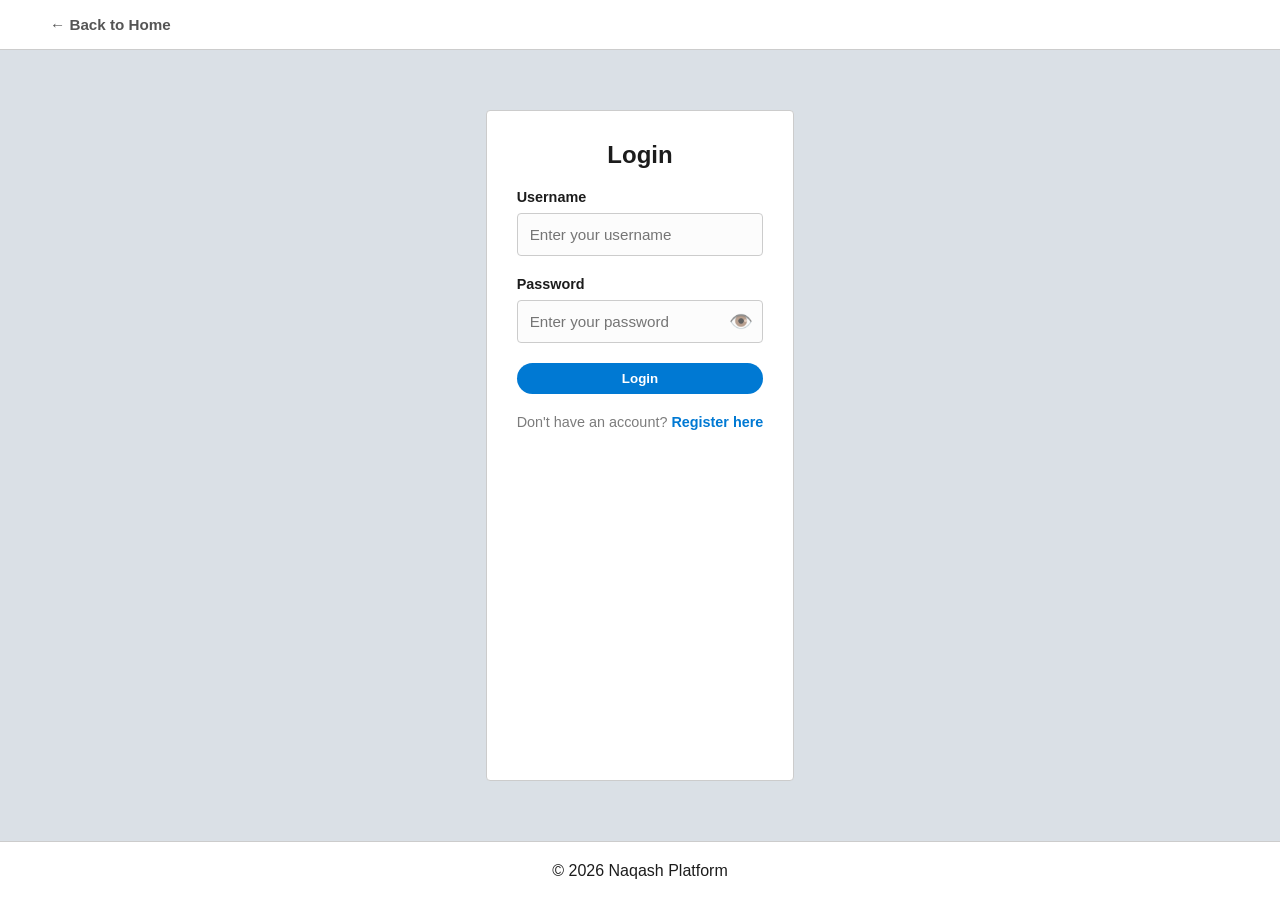
<file: naqash/login.html>
<!doctype html>
<html lang="en">
  <head>
    <meta charset="UTF-8" />
    <title>Login - Naqash</title>
    <link rel="stylesheet" href="css/styles.css" />
  </head>
  <body>
    <header>
      <div class="header-top">
        <a href="homepage.html" class="back-btn">← Back to Home</a>
      </div>
    </header>

    <main class="container layout-single">
      <div class="card auth-wrapper">
        <h2 class="auth-title">Login</h2>

        <form id="login-form" action="homepage.html">
          <div class="form-group">
            <label for="username">Username</label>
            <input
              type="text"
              id="username"
              class="form-input"
              placeholder="Enter your username"
              required
            />
          </div>

          <div class="form-group">
            <label for="password">Password</label>
            <div class="password-wrapper">
              <input
                type="password"
                id="password"
                class="form-input"
                placeholder="Enter your password"
                required
              />
              <button type="button" class="toggle-password">👁️</button>
            </div>
          </div>

          <button type="submit" class="btn btn-primary block-btn">Login</button>
        </form>

        <div class="auth-footer">
          Don't have an account? <a href="register.html">Register here</a>
        </div>
      </div>
    </main>

    <footer>
      <p>&copy; 2026 Naqash Platform</p>
    </footer>
    <script src="js/script.js"></script>
  </body>
</html>
</file>
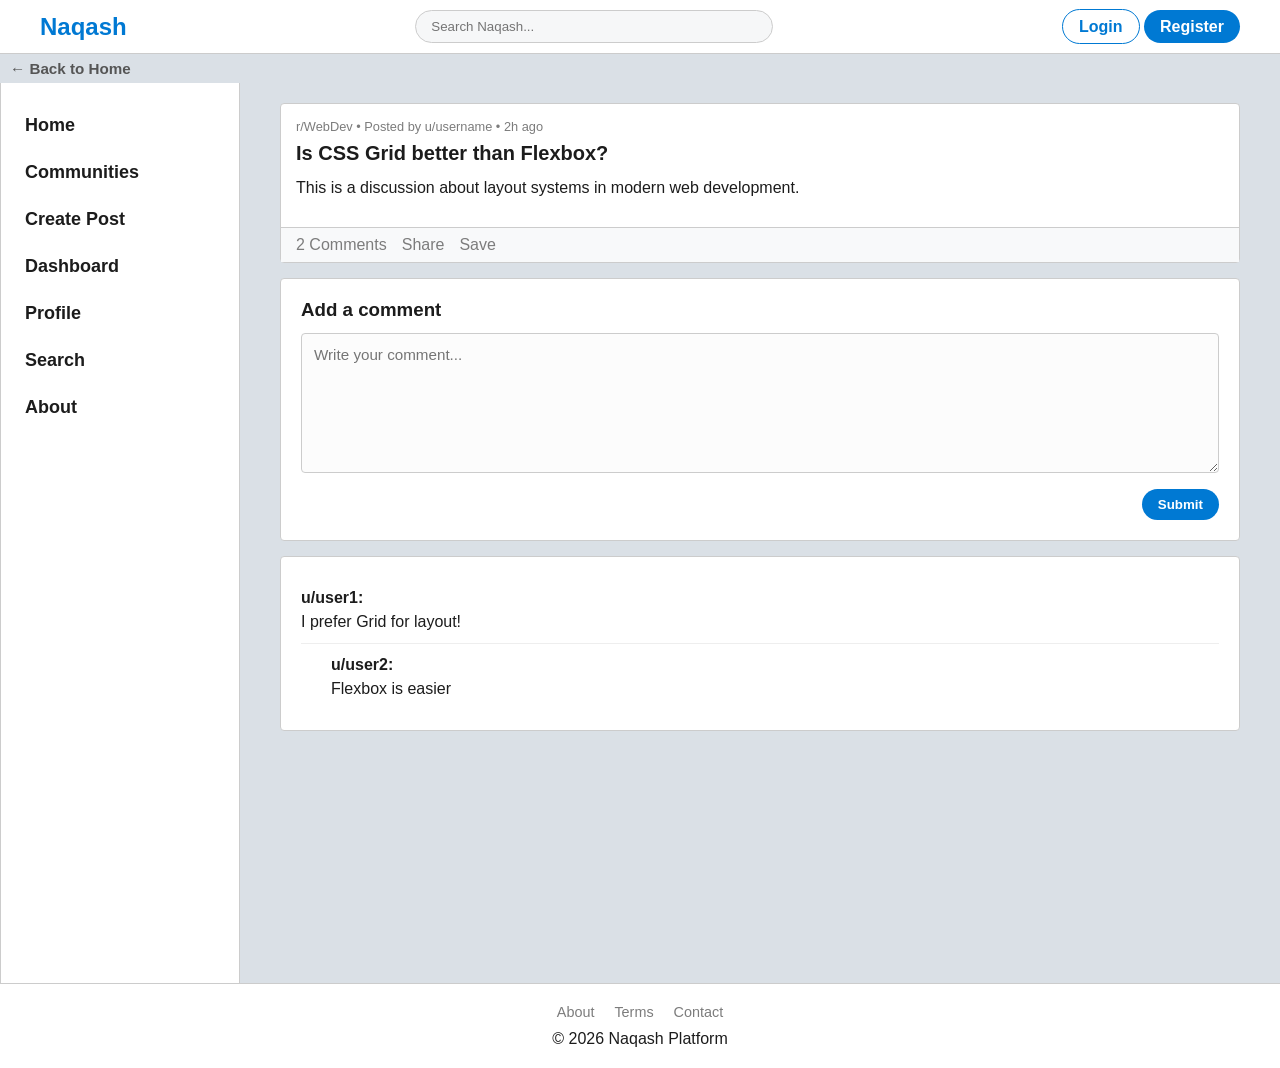
<file: naqash/post.html>
<!doctype html>
<html lang="en">
  <head>
    <meta charset="UTF-8" />
    <meta name="viewport" content="width=device-width, initial-scale=1.0" />
    <title>Post - Naqash</title>
    <link rel="stylesheet" href="css/styles.css" />
  </head>

  <body>
    <!-- HEADER -->
    <header class="site-header">
      <div class="header-shell">
        <button class="menu-toggle">☰</button>

        <a href="homepage.html" class="nav-brand">Naqash</a>

        <form action="search.html" method="GET" class="search-form">
          <input
            type="search"
            name="query"
            class="search-bar"
            placeholder="Search Naqash..."
            required
          />
        </form>

        <div class="nav-links">
          <a href="login.html" class="btn btn-outline">Login</a>
          <a href="register.html" class="btn btn-primary">Register</a>
        </div>
      </div>
    </header>

    <!-- BACK BUTTON -->
    <div class="page-topbar">
      <a href="homepage.html" class="back-btn">← Back to Home</a>
    </div>

    <div class="page-layout">
      <!-- SIDEBAR -->
      <aside class="main-sidebar" id="sidebar">
        <nav>
          <a href="homepage.html">Home</a>
          <a href="community.html">Communities</a>
          <a href="create-post.html">Create Post</a>
          <a href="dashboard.html">Dashboard</a>
          <a href="profile.html">Profile</a>
          <a href="search.html">Search</a>
          <a href="about.html">About</a>
        </nav>
      </aside>

      <!-- MAIN CONTENT -->
      <main class="feed">
        <article class="card post-card">
          <div class="post-main-content">
            <div class="post-header">
              r/WebDev • Posted by u/username • 2h ago
            </div>

            <a href="post.html" class="post-title">
              Is CSS Grid better than Flexbox?
            </a>

            <p class="post-body">
              This is a discussion about layout systems in modern web development.
            </p>
          </div>

          <div class="vote-section">
            <span class="footer-meta">2 Comments</span>
            <span class="footer-meta">Share</span>
            <span class="footer-meta">Save</span>
          </div>
        </article>

        <section class="card comment-box">
          <h3>Add a comment</h3>
          <form id="comment-form">
            <textarea
              id="comment-input"
              class="comment-input form-input"
              placeholder="Write your comment..."
            ></textarea>
            <div class="comment-actions">
              <button class="btn btn-primary" type="submit">Submit</button>
            </div>
          </form>
        </section>

        <section id="comments-list" class="card comments-section">
          <div class="comment">
            <strong>u/user1:</strong>
            <p>I prefer Grid for layout!</p>
          </div>

          <div class="comment reply">
            <strong>u/user2:</strong>
            <p>Flexbox is easier</p>
          </div>
        </section>
      </main>
    </div>

    <!-- FOOTER -->
    <footer class="site-footer">
      <div class="footer-links">
        <a href="about.html">About</a>
        <a href="#">Terms</a>
        <a href="#">Contact</a>
      </div>
      <p>&copy; 2026 Naqash Platform</p>
    </footer>
    <script src="js/script.js"></script>
  </body>
</html>
</file>
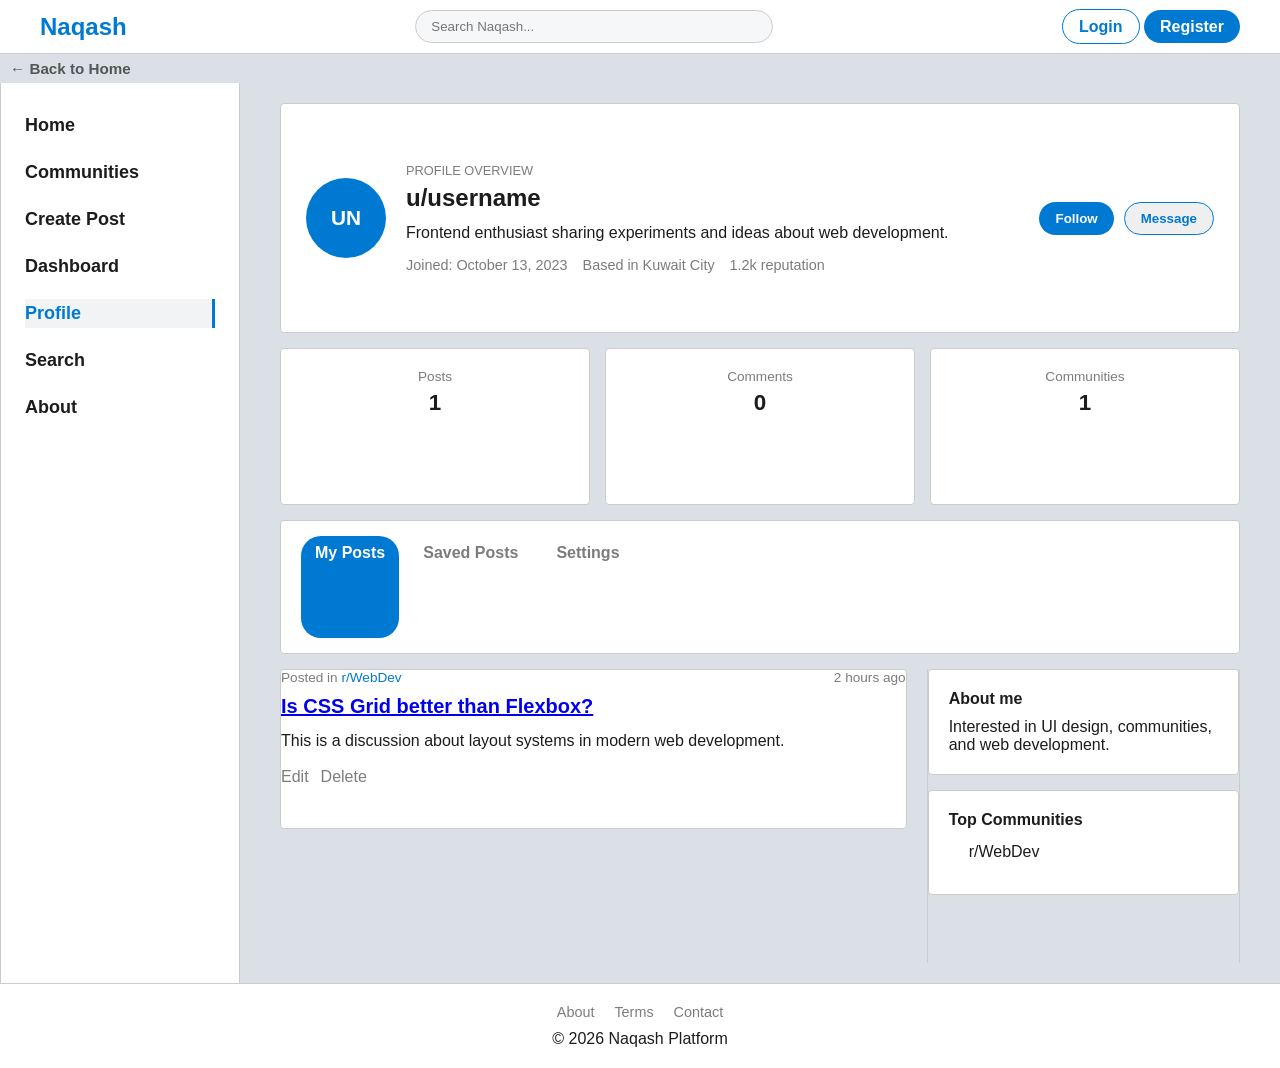
<file: naqash/profile.html>
<!doctype html>
<html lang="en">
  <head>
    <meta charset="UTF-8" />
    <meta name="viewport" content="width=device-width, initial-scale=1.0" />
    <meta
      name="description"
      content="View a Naqash user profile, activity summary, and recent posts."
    />
    <title>Profile - Naqash</title>
    <link rel="stylesheet" href="css/styles.css" />
  </head>

  <body>
    <a class="skip-link" href="#main-content">Skip to content</a>

    <!-- HEADER -->
    <header class="site-header">
      <div class="header-shell">
        <button class="menu-toggle">☰</button>

        <a href="homepage.html" class="nav-brand">Naqash</a>

        <!-- search form -->
        <form action="search.html" method="GET" class="search-form">
          <input
            type="search"
            name="query"
            class="search-bar"
            placeholder="Search Naqash..."
            required
          />
        </form>

        <nav class="nav-links">
          <a href="login.html" class="btn btn-outline">Login</a>
          <a href="register.html" class="btn btn-primary">Register</a>
        </nav>
      </div>
    </header>

    <!-- back to home button -->
    <div class="page-topbar">
      <a href="homepage.html" class="back-btn">← Back to Home</a>
    </div>

    <div class="page-layout">
      <!-- MAIN NAVIGATION SIDEBAR -->
      <aside class="main-sidebar" id="sidebar">
        <nav>
          <a href="homepage.html">Home</a>
          <a href="community.html">Communities</a>
          <a href="create-post.html">Create Post</a>
          <a href="dashboard.html">Dashboard</a>
          <a href="profile.html">Profile</a>
          <a href="search.html">Search</a>
          <a href="about.html">About</a>
        </nav>
      </aside>

      <main id="main-content" class="container">
        <!-- PROFILE HEADER -->
        <section class="profile-hero card">
          <div class="profile-avatar">UN</div>

          <div class="profile-copy">
            <p class="eyebrow">Profile Overview</p>
            <h1>u/username</h1>
            <p class="lead profile-bio">
              Frontend enthusiast sharing experiments and ideas about web development.
            </p>

            <div class="profile-meta">
              <span>Joined: October 13, 2023</span>
              <span>Based in Kuwait City</span>
              <span>1.2k reputation</span>
            </div>
          </div>

          <div class="profile-cta">
            <button type="button" class="btn btn-primary">Follow</button>
            <button type="button" class="btn btn-outline">Message</button>
          </div>
        </section>

        <!-- STATS -->
        <section class="stats-grid">
          <article class="card stat-card">
            <p class="stat-label">Posts</p>
            <p class="stat-value">1</p>
          </article>

          <article class="card stat-card">
            <p class="stat-label">Comments</p>
            <p class="stat-value">0</p>
          </article>

          <article class="card stat-card">
            <p class="stat-label">Communities</p>
            <p class="stat-value">1</p>
          </article>
        </section>

        <!-- TABS -->
        <nav class="pill-nav card">
          <a href="profile.html" class="pill-link is-active">My Posts</a>
          <a href="dashboard.html" class="pill-link">Saved Posts</a>
          <a href="dashboard.html" class="pill-link">Settings</a>
        </nav>

        <!-- CONTENT -->
        <section class="profile-layout">
          <div class="feed-stack">
            <article class="card post-card">
              <div class="post-topline">
                <span class="post-community">
                  Posted in <a href="community.html">r/WebDev</a>
                </span>
                <span class="post-time">2 hours ago</span>
              </div>

              <h2 class="post-title">
                <a href="post.html">Is CSS Grid better than Flexbox?</a>
              </h2>

              <p class="post-excerpt">
                This is a discussion about layout systems in modern web development.
              </p>

              <div class="post-footer">
                <div class="post-actions">
                  <a href="create-post.html">Edit</a>
                  <a href="dashboard.html">Delete</a>
                </div>
              </div>
            </article>
          </div>

          <!-- PROFILE INFO SIDEBAR -->
          <aside class="sidebar-stack">
            <section class="card sidebar-card">
              <h2>About me</h2>
              <p>
                Interested in UI design, communities, and web development.
              </p>
            </section>

            <section class="card sidebar-card">
              <h2>Top Communities</h2>
              <ul class="feature-list compact-list">
                <li><a href="community.html">r/WebDev</a></li>
              </ul>
            </section>
          </aside>
        </section>
      </main>
    </div>

    <!-- FOOTER -->
    <footer class="site-footer">
      <div class="footer-links">
        <a href="about.html">About</a>
        <a href="#">Terms</a>
        <a href="#">Contact</a>
      </div>
      <p>&copy; 2026 Naqash Platform</p>
    </footer>
    <script src="js/script.js"></script>
  </body>
</html>
</file>
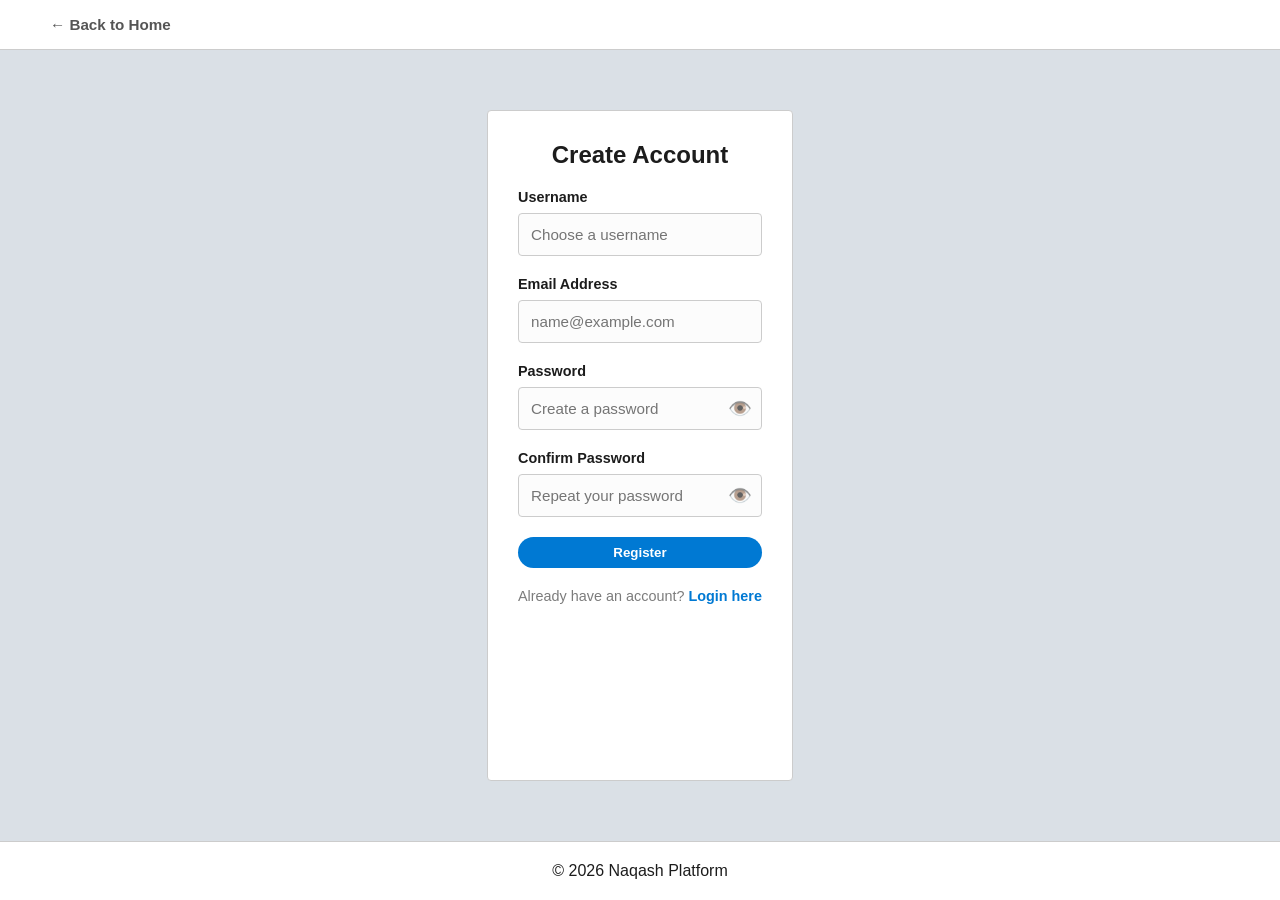
<file: naqash/register.html>
<!doctype html>
<html lang="en">
  <head>
    <meta charset="UTF-8" />
    <title>Register - Naqash</title>
    <link rel="stylesheet" href="css/styles.css" />
  </head>
  <body>
    <header>
      <div class="header-top">
        <a href="homepage.html" class="back-btn">← Back to Home</a>
      </div>
    </header>

    <main class="container layout-single">
      <div class="card auth-wrapper">
        <h2 class="auth-title">Create Account</h2>

        <form id="register-form" action="login.html">
          <div class="form-group">
            <label for="reg-username">Username</label>
            <input
              type="text"
              id="reg-username"
              class="form-input"
              placeholder="Choose a username"
              required
            />
          </div>

          <div class="form-group">
            <label for="reg-email">Email Address</label>
            <input
              type="email"
              id="reg-email"
              class="form-input"
              placeholder="name@example.com"
              required
            />
          </div>

          <div class="form-group">
            <label for="reg-password">Password</label>
            <div class="password-wrapper">
              <input
                type="password"
                id="reg-password"
                class="form-input"
                placeholder="Create a password"
                required
              />
              <button type="button" class="toggle-password">👁️</button>
            </div>
          </div>

          <div class="form-group">
            <label for="confirm-password">Confirm Password</label>
            <div class="password-wrapper">
              <input
                type="password"
                id="confirm-password"
                class="form-input"
                placeholder="Repeat your password"
                required
              />
              <button type="button" class="toggle-password">👁️</button>
            </div>
          </div>

          <button type="submit" class="btn btn-primary block-btn">
            Register
          </button>
        </form>

        <div class="auth-footer">
          Already have an account? <a href="login.html">Login here</a>
        </div>
      </div>
    </main>

    <footer>
      <p>&copy; 2026 Naqash Platform</p>
    </footer>
    <script src="js/script.js"></script>
  </body>
</html>
</file>
<file: css/styles.css>
:root {
  --primary-color: #0079d3;
  --primary-hover: #005fa3;
  --bg-color: #dae0e6;
  --card-bg: #ffffff;
  --text-main: #1c1c1c;
  --text-muted: #7c7c7c;
  --border-color: #cccccc;
}

* {
  margin: 0;
  padding: 0;
  box-sizing: border-box;
}

body {
  font-family: "Segoe UI", Arial, sans-serif;
  background-color: var(--bg-color);
  color: var(--text-main);
  display: flex;
  flex-direction: column;
  min-height: 100vh;
}

/* header - navigation*/
header {
  background-color: var(--card-bg);
  position: sticky;
  top: 0;
  z-index: 1000;
  border-bottom: 1px solid var(--border-color);
}

.header-top {
  display: flex;
  justify-content: space-between;
  align-items: center;
  padding: 10px 40px;
}

.nav-brand {
  font-size: 1.5rem;
  font-weight: bold;
  color: var(--primary-color);
  text-decoration: none;
}

.search-bar {
  width: 40%;
  padding: 8px 15px;
  border: 1px solid var(--border-color);
  border-radius: 20px;
  background-color: #f6f7f8;
}

.sub-nav {
  padding: 5px 40px;
  display: flex;
  gap: 20px;
  background-color: var(--card-bg);
}

.sub-nav a {
  text-decoration: none;
  color: var(--text-muted);
  font-weight: 600;
  font-size: 0.9rem;
}

.sub-nav a:hover {
  color: var(--primary-color);
}

/* buttons*/
.btn {
  padding: 8px 16px;
  border-radius: 20px;
  border: none;
  cursor: pointer;
  font-weight: bold;
  text-decoration: none;
}

.btn-primary {
  background-color: var(--primary-color);
  color: white;
}
.btn-outline {
  border: 1px solid var(--primary-color);
  color: var(--primary-color);
}
.block-btn {
  display: block;
  text-align: center;
  width: 100%;
  margin-bottom: 10px;
}

/* main layout*/
.container {
  width: 100%;
  max-width: 100%;
  margin: 0;
  display: grid;
  gap: 0;
  padding: 0;
  flex: 1;
  align-items: stretch;
}

.layout-3-cols {
  grid-template-columns: 220px 1fr 310px;
}
.layout-2-cols {
  grid-template-columns: 1fr 310px;
}

.layout-3-cols {
  grid-template-columns: 260px 1fr 340px;
}

.card {
  background-color: var(--card-bg);
  border: 1px solid var(--border-color);
  border-radius: 4px;
}

.sidebar {
  padding: 20px;
  height: 100%;
  border-radius: 0;
  border-top: none;
  border-bottom: none;
  background-color: var(--card-bg);
}

aside:first-of-type {
  border-right: 1px solid var(--border-color);
}

aside:last-of-type {
  border-left: 1px solid var(--border-color);
}

.sidebar h3 {
  font-size: 0.9rem;
  color: var(--text-muted);
  text-transform: uppercase;
  margin-bottom: 10px;
}

.sidebar ul {
  list-style: none;
}
.sidebar ul li {
  margin-bottom: 8px;
}
.sidebar ul li a {
  text-decoration: none;
  color: var(--text-main);
  font-weight: 500;
}

.sidebar-divider {
  margin: 15px 0;
  border: none;
  border-top: 1px solid #eee;
}

/* posts card*/
.post-card {
  display: flex;
  flex-direction: column;
  margin-bottom: 15px;
  min-height: 160px;
}

.feed {
  padding: 20px 40px;
  background-color: var(--bg-color);
}

.post-main-content {
  padding: 15px;
  flex: 1;
}

.post-header {
  font-size: 0.8rem;
  color: var(--text-muted);
  margin-bottom: 8px;
}
.post-title {
  font-size: 1.25rem;
  font-weight: 600;
  text-decoration: none;
  color: var(--text-main);
}

.vote-section {
  background-color: #f8f9fa;
  padding: 8px 15px;
  display: flex;
  align-items: center;
  gap: 15px;
  border-top: 1px solid var(--border-color);
}

.vote-btn {
  background: none;
  border: none;
  cursor: pointer;
  font-size: 1.1rem;
  color: var(--text-muted);
}
.vote-count {
  font-weight: bold;
  font-size: 0.85rem;
}

/* footer */
footer {
  background-color: var(--card-bg);
  padding: 20px;
  border-top: 1px solid var(--border-color);
  text-align: center;
  margin-top: 20px;
}

.footer-links {
  display: flex;
  justify-content: center;
  gap: 20px;
  margin-bottom: 10px;
}
.footer-links a {
  text-decoration: none;
  color: var(--text-muted);
  font-size: 0.9rem;
}

footer {
  margin-top: 0;
}

.footer-meta {
  display: flex;
  align-items: center;
  gap: 6px;
  cursor: pointer;
  color: var(--text-muted);
}

.comment-icon {
  width: 18px;
  height: 18px;
  object-fit: contain;
}

.footer-meta:hover {
  color: var(--primary-color);
}

/* commnity */
.community-banner {
  background-color: var(--primary-color);
  height: 120px;
  width: 100%;
}

.community-header {
  background-color: var(--card-bg);
  padding: 20px 40px;
  display: flex;
  justify-content: space-between;
  align-items: center;
  border-bottom: 1px solid var(--border-color);
}

.community-header h1 {
  margin-bottom: 5px;
}

.community-stats {
  text-align: right;
}

.community-stats p {
  font-weight: bold;
  margin-bottom: 10px;
}

.rules-list {
  margin-left: 15px;
  font-size: 0.9rem;
  color: var(--text-main);
  margin-bottom: 20px;
}

.rules-list li {
  margin-bottom: 10px;
}
</file>
<file: naqash/css/styles.css>
:root {
  --primary-color: #0079d3;
  --primary-hover: #005fa3;
  --bg-color: #dae0e6;
  --card-bg: #ffffff;
  --text-main: #1c1c1c;
  --text-muted: #7c7c7c;
  --border-color: #cccccc;
}

* {
  margin: 0;
  padding: 0;
  box-sizing: border-box;
}

body {
  font-family: "Segoe UI", Arial, sans-serif;
  background-color: var(--bg-color);
  color: var(--text-main);
  display: flex;
  flex-direction: column;
  min-height: 100vh;
}

/* header - navigation*/
header {
  background-color: var(--card-bg);
  position: sticky;
  top: 0;
  z-index: 1000;
  border-bottom: 1px solid var(--border-color);
}

.header-top {
  display: flex;
  justify-content: space-between;
  align-items: center;
  padding: 10px 40px;
}

.nav-brand {
  font-size: 1.5rem;
  font-weight: bold;
  color: var(--primary-color);
  text-decoration: none;
}

.search-bar {
  width: 40%;
  padding: 8px 15px;
  border: 1px solid var(--border-color);
  border-radius: 20px;
  background-color: #f6f7f8;
}

.sub-nav {
  padding: 5px 40px;
  display: flex;
  gap: 20px;
  background-color: var(--card-bg);
}

.sub-nav a {
  text-decoration: none;
  color: var(--text-muted);
  font-weight: 600;
  font-size: 0.9rem;
}

.sub-nav a:hover {
  color: var(--primary-color);
}

/* buttons*/
.btn {
  padding: 8px 16px;
  border-radius: 20px;
  border: none;
  cursor: pointer;
  font-weight: bold;
  text-decoration: none;
}

.btn-primary {
  background-color: var(--primary-color);
  color: white;
}
.btn-outline {
  border: 1px solid var(--primary-color);
  color: var(--primary-color);
}
.block-btn {
  display: block;
  text-align: center;
  width: 100%;
  margin-bottom: 10px;
}

/* main layout*/
.container {
  width: 100%;
  max-width: 100%;
  margin: 0;
  display: grid;
  gap: 0;
  padding: 0;
  flex: 1;
  align-items: stretch;
}

.layout-3-cols {
  grid-template-columns: 220px 1fr 310px;
}
.layout-2-cols {
  grid-template-columns: 1fr 310px;
}

.layout-3-cols {
  grid-template-columns: 260px 1fr 340px;
}

.card {
  background-color: var(--card-bg);
  border: 1px solid var(--border-color);
  border-radius: 4px;
}

.sidebar {
  padding: 20px;
  height: 100%;
  border-radius: 0;
  border-top: none;
  border-bottom: none;
  background-color: var(--card-bg);
}

aside:first-of-type {
  border-right: 1px solid var(--border-color);
}

aside:last-of-type {
  border-left: 1px solid var(--border-color);
}

.sidebar h3 {
  font-size: 0.9rem;
  color: var(--text-muted);
  text-transform: uppercase;
  margin-bottom: 10px;
}

.sidebar ul {
  list-style: none;
}
.sidebar ul li {
  margin-bottom: 8px;
}
.sidebar ul li a {
  text-decoration: none;
  color: var(--text-main);
  font-weight: 500;
}

.sidebar-divider {
  margin: 15px 0;
  border: none;
  border-top: 1px solid #eee;
}

/* posts card*/
.post-card {
  display: flex;
  flex-direction: column;
  margin-bottom: 15px;
  min-height: 160px;
  transition: border-color 0.15s ease, box-shadow 0.15s ease;
  cursor: pointer;
}

.post-card:hover {
  border-color: #898989;
  box-shadow: 0 2px 8px rgba(0, 0, 0, 0.08);
}

.feed {
  padding: 20px 40px;
  background-color: var(--bg-color);
}

.post-main-content {
  padding: 15px;
  flex: 1;
}

.post-header {
  font-size: 0.8rem;
  color: var(--text-muted);
  margin-bottom: 8px;
}
.post-title {
  font-size: 1.25rem;
  font-weight: 600;
  text-decoration: none;
  color: var(--text-main);
}

.post-title:hover {
  text-decoration: underline;
}

.vote-section {
  background-color: #f8f9fa;
  padding: 8px 15px;
  display: flex;
  align-items: center;
  gap: 15px;
  border-top: 1px solid var(--border-color);
}


/* footer */
footer {
  background-color: var(--card-bg);
  padding: 20px;
  border-top: 1px solid var(--border-color);
  text-align: center;
  margin-top: 20px;
}

.footer-links {
  display: flex;
  justify-content: center;
  gap: 20px;
  margin-bottom: 10px;
}
.footer-links a {
  text-decoration: none;
  color: var(--text-muted);
  font-size: 0.9rem;
}

footer {
  margin-top: 0;
}

.footer-meta {
  display: flex;
  align-items: center;
  gap: 6px;
  cursor: pointer;
  color: var(--text-muted);
}

.comment-icon {
  width: 18px;
  height: 18px;
  object-fit: contain;
}

.footer-meta:hover {
  color: var(--primary-color);
}

/* commnity */
.community-banner {
  background-color: var(--primary-color);
  height: 250px;
  width: 100%;
  background-image: url("../images/web-dev.jpg");
  background-size: cover;
  background-position: center;
  box-shadow: inset 0 0 0 1000px rgba(0, 0, 0, 0.2);
}

.community-header {
  background-color: var(--card-bg);
  padding: 15px 40px 20px 40px;
  display: flex;
  justify-content: space-between;
  align-items: flex-end;
  border-bottom: 1px solid var(--border-color);
}

.community-header-left {
  display: flex;
  align-items: flex-end;
  gap: 15px;
}

.community-icon {
  width: 80px;
  height: 80px;
  border-radius: 50%;
  border: 4px solid var(--card-bg);
  margin-top: -40px;
  background-color: var(--card-bg);
  object-fit: cover;
}

.community-info h1 {
  margin: 0 0 5px 0;
  font-size: 1.8rem;
}

.community-info p {
  margin: 0;
  color: var(--text-muted);
  font-size: 0.9rem;
}

.community-actions {
  display: flex;
  flex-direction: column;
  align-items: flex-end;
  gap: 8px;
  margin-bottom: 5px;
}

.member-count {
  font-weight: 600;
  font-size: 0.9rem;
  color: var(--text-muted, #666);
}

.community-header h1 {
  margin-bottom: 5px;
}

.community-stats {
  text-align: right;
}

.community-stats p {
  font-weight: bold;
  margin-bottom: 10px;
}

.rules-list {
  margin-left: 15px;
  font-size: 0.9rem;
  color: var(--text-main);
  margin-bottom: 20px;
}

.rules-list li {
  margin-bottom: 10px;
}

/* Back button style */
.back-btn {
  display: inline-flex;
  align-items: center;
  gap: 6px;
  text-decoration: none;
  color: #555;
  font-weight: 600;
  font-size: 0.95rem;
  padding: 6px 10px;
  border-radius: 6px;
  transition: all 0.2s ease;
}

/* Hover effect */
.back-btn:hover {
  background-color: #f3f4f6;
  color: #0079d3; /* matches your blue theme */
}

/* post page */

.post-body {
  margin-top: 10px;
  font-size: 1rem;
  line-height: 1.6;
}

.comment-box {
  padding: 20px;
  margin-bottom: 15px;
}

.comment-box h3 {
  margin-bottom: 12px;
}

.comment-input {
  width: 100%;
  min-height: 100px;
  padding: 12px;
  border: 1px solid var(--border-color);
  border-radius: 6px;
  resize: vertical;
  font-family: inherit;
  font-size: 0.95rem;
  margin-bottom: 12px;
}

.comment-actions {
  display: flex;
  justify-content: flex-end;
}

.comments-section {
  padding: 20px;
}

.comment {
  padding: 12px 0;
  border-bottom: 1px solid #eee;
}

.comment:last-child {
  border-bottom: none;
}

.comment p {
  margin-top: 6px;
  color: var(--text-main);
}

.reply {
  margin-left: 30px;
}

/* create post page */

.create-post-box {
  padding: 25px;
  max-width: 800px;
  margin: 0 auto;
}

.create-post-box h2 {
  margin-bottom: 20px;
}

.create-post-box form {
  display: flex;
  flex-direction: column;
  gap: 12px;
}

/* inputs */
.form-input {
  width: 100%;
  padding: 12px 14px;
  border: 1px solid var(--border-color);
  border-radius: 6px;
  background-color: #f6f7f8;
  font-family: inherit;
  font-size: 0.95rem;
  color: var(--text-main);
}

textarea.form-input {
  min-height: 140px;
  resize: vertical;
}

/* tabs */
.post-tabs {
  display: flex;
  gap: 10px;
  margin: 10px 0;
}

.tab-btn {
  padding: 10px 16px;
  border: 1px solid var(--border-color);
  background-color: #f8f9fa;
  border-radius: 20px;
  cursor: pointer;
  font-weight: 600;
  color: var(--text-muted);
}

.tab-btn:hover {
  color: var(--primary-color);
  border-color: var(--primary-color);
}

/* buttons section */
.form-actions {
  display: flex;
  justify-content: flex-end;
  gap: 10px;
  margin-top: 10px;
}

/* dashboard page */

/* top profile section */
.dashboard-header {
  padding: 20px;
  margin-bottom: 15px;
}

.dashboard-profile {
  display: flex;
  align-items: center;
  gap: 15px;
}

.profile-picture {
  width: 70px;
  height: 70px;
  border-radius: 50%;
  object-fit: cover;
  border: 1px solid var(--border-color);
}

.profile-info h2 {
  margin-bottom: 5px;
}

.profile-info p {
  color: var(--text-muted);
  font-size: 0.95rem;
}

/* tabs */
.dashboard-tabs {
  padding: 15px 20px;
  margin-bottom: 15px;
}

.tabs {
  display: flex;
  gap: 10px;
  flex-wrap: wrap;
}

/* content sections */
.dashboard-section {
  padding: 20px;
  margin-bottom: 15px;
}

.dashboard-section h3 {
  margin-bottom: 15px;
}

/* posts list */
.dashboard-post {
  display: flex;
  justify-content: space-between;
  align-items: center;
  gap: 15px;
  padding: 15px 0;
  border-bottom: 1px solid #eee;
}

.dashboard-post:last-child {
  border-bottom: none;
}

.dashboard-post-info {
  flex: 1;
}

.dashboard-post-actions {
  display: flex;
  gap: 10px;
  flex-wrap: wrap;
}

/* settings form */
.settings-form {
  display: flex;
  flex-direction: column;
  gap: 12px;
}

/* profile page */

.skip-link {
  position: absolute;
  left: -9999px;
  top: auto;
}

.skip-link:focus {
  left: 20px;
  top: 20px;
  background-color: var(--card-bg);
  color: var(--text-main);
  padding: 10px 14px;
  border: 1px solid var(--border-color);
  border-radius: 6px;
  z-index: 2000;
}

.site-header {
  background-color: var(--card-bg);
  position: sticky;
  top: 0;
  z-index: 1000;
  border-bottom: 1px solid var(--border-color);
}

.header-shell {
  display: flex;
  justify-content: space-between;
  align-items: center;
  padding: 10px 40px;
  gap: 20px;
}

.search-form {
  flex: 1;
  display: flex;
  justify-content: center;
}

.sr-only {
  position: absolute;
  width: 1px;
  height: 1px;
  padding: 0;
  margin: -1px;
  overflow: hidden;
  clip: rect(0, 0, 0, 0);
  border: 0;
}

.profile-hero {
  display: flex;
  align-items: center;
  gap: 20px;
  padding: 25px;
  margin: 20px 40px 15px;
}

.profile-avatar {
  width: 80px;
  height: 80px;
  border-radius: 50%;
  background-color: var(--primary-color);
  color: #fff;
  display: flex;
  align-items: center;
  justify-content: center;
  font-size: 1.3rem;
  font-weight: bold;
  flex-shrink: 0;
}

.profile-copy {
  flex: 1;
}

.eyebrow {
  font-size: 0.8rem;
  text-transform: uppercase;
  color: var(--text-muted);
  margin-bottom: 6px;
}

.profile-copy h1 {
  margin-bottom: 8px;
}

.lead {
  font-size: 1rem;
  line-height: 1.6;
}

.profile-bio {
  color: var(--text-main);
  margin-bottom: 12px;
}

.profile-meta {
  display: flex;
  flex-wrap: wrap;
  gap: 15px;
  font-size: 0.9rem;
  color: var(--text-muted);
}

.profile-cta {
  display: flex;
  gap: 10px;
  flex-wrap: wrap;
}

.stats-grid {
  display: grid;
  grid-template-columns: repeat(3, 1fr);
  gap: 15px;
  margin: 0 40px 15px;
}

.stat-card {
  padding: 20px;
  text-align: center;
}

.stat-label {
  font-size: 0.85rem;
  color: var(--text-muted);
  margin-bottom: 6px;
}

.stat-value {
  font-size: 1.4rem;
  font-weight: bold;
}

.pill-nav {
  display: flex;
  gap: 10px;
  padding: 15px 20px;
  margin: 0 40px 15px;
  flex-wrap: wrap;
}

.pill-link {
  padding: 8px 14px;
  border-radius: 20px;
  text-decoration: none;
  color: var(--text-muted);
  font-weight: 600;
}

.pill-link:hover {
  color: var(--primary-color);
}

.pill-link.is-active {
  background-color: var(--primary-color);
  color: #fff;
}

.profile-layout {
  display: grid;
  grid-template-columns: 2fr 1fr;
  gap: 20px;
  margin: 0 40px 20px;
}

.feed-stack {
  display: flex;
  flex-direction: column;
  gap: 15px;
}

.sidebar-stack {
  display: flex;
  flex-direction: column;
  gap: 15px;
}

.post-topline {
  display: flex;
  justify-content: space-between;
  gap: 15px;
  font-size: 0.85rem;
  color: var(--text-muted);
  margin-bottom: 10px;
}

.post-community a {
  text-decoration: none;
  color: var(--primary-color);
}

.post-community a:hover {
  text-decoration: underline;
}

.post-time {
  white-space: nowrap;
}

.post-excerpt {
  margin-top: 10px;
  color: var(--text-main);
  line-height: 1.6;
}

.post-footer {
  display: flex;
  justify-content: space-between;
  align-items: center;
  gap: 15px;
  margin-top: 15px;
}


.post-actions {
  display: flex;
  gap: 12px;
  flex-wrap: wrap;
}

.post-actions a {
  text-decoration: none;
  color: var(--text-muted);
  font-weight: 500;
}

.post-actions a:hover {
  color: var(--primary-color);
}

.sidebar-card {
  padding: 20px;
}

.sidebar-card h2 {
  font-size: 1rem;
  margin-bottom: 10px;
}

.compact-list {
  list-style: none;
  padding-left: 0;
}

.compact-list li {
  margin-bottom: 8px;
}

.compact-list a {
  text-decoration: none;
  color: var(--text-main);
}

.compact-list a:hover {
  color: var(--primary-color);
}

.site-footer {
  background-color: var(--card-bg);
  padding: 20px;
  border-top: 1px solid var(--border-color);
  text-align: center;
  margin-top: auto;
}

@media (max-width: 900px) {
  .header-shell {
    flex-wrap: wrap;
    padding: 10px 20px;
  }

  .search-form {
    width: 100%;
    order: 3;
  }

  .profile-hero,
  .stats-grid,
  .pill-nav,
  .profile-layout {
    margin-left: 20px;
    margin-right: 20px;
  }

  .profile-hero {
    flex-direction: column;
    align-items: flex-start;
  }

  .stats-grid {
    grid-template-columns: 1fr;
  }

  .profile-layout {
    grid-template-columns: 1fr;
  }

  .post-topline,
  .post-footer {
    flex-direction: column;
    align-items: flex-start;
  }
}

/* search page */

.search-hero {
  padding: 25px;
  margin: 20px 40px 15px;
}

.search-hero h1 {
  margin: 8px 0;
}

.search-toolbar {
  display: flex;
  justify-content: space-between;
  align-items: flex-start;
  gap: 20px;
  padding: 20px;
  margin: 0 40px 15px;
  flex-wrap: wrap;
}

.toolbar-group {
  display: flex;
  flex-direction: column;
  gap: 8px;
}

.toolbar-group label,
.toolbar-label {
  font-size: 0.9rem;
  font-weight: 600;
  color: var(--text-muted);
}

.search-select {
  min-width: 160px;
  padding: 10px 12px;
  border: 1px solid var(--border-color);
  border-radius: 6px;
  background-color: #f6f7f8;
  color: var(--text-main);
  font-family: inherit;
  font-size: 0.95rem;
}

.chip-row {
  display: flex;
  gap: 10px;
  flex-wrap: wrap;
}

.filter-chip {
  display: inline-block;
  padding: 8px 14px;
  border-radius: 20px;
  border: 1px solid var(--border-color);
  background-color: #f8f9fa;
  text-decoration: none;
  color: var(--text-muted);
  font-weight: 600;
}

.filter-chip:hover {
  color: var(--primary-color);
  border-color: var(--primary-color);
}

.filter-chip.is-active {
  background-color: var(--primary-color);
  color: #fff;
  border-color: var(--primary-color);
}

.search-layout {
  display: grid;
  grid-template-columns: 2fr 1fr;
  gap: 20px;
  margin: 0 40px 20px;
}

.result-card {
  padding: 18px 20px;
}

.result-meta a {
  text-decoration: none;
  color: var(--text-muted);
  font-weight: 500;
}

.result-meta a:hover {
  color: var(--primary-color);
}

.sidebar-list li {
  margin-bottom: 10px;
}

@media (max-width: 900px) {
  .search-hero,
  .search-toolbar,
  .search-layout {
    margin-left: 20px;
    margin-right: 20px;
  }

  .search-layout {
    grid-template-columns: 1fr;
  }

  .search-toolbar {
    flex-direction: column;
    align-items: stretch;
  }
}

/* about page */

.about-hero {
  padding: 30px;
  margin: 20px 40px 15px;
  text-align: left;
}

.about-hero h1 {
  margin: 8px 0 12px;
}

.hero-actions {
  display: flex;
  gap: 10px;
  flex-wrap: wrap;
  margin-top: 18px;
}

.about-section {
  padding: 25px;
  margin: 0 40px 15px;
}

.about-section h2 {
  margin-bottom: 12px;
}

.about-section p {
  line-height: 1.7;
  color: var(--text-main);
}

.about-grid {
  display: grid;
  grid-template-columns: 1fr 1fr;
  gap: 20px;
  margin: 0 40px 15px;
}

.feature-list {
  padding-left: 20px;
  color: var(--text-main);
}

.feature-list li {
  margin-bottom: 10px;
  line-height: 1.6;
}

.about-cta {
  padding: 30px;
  margin: 0 40px 20px;
  text-align: center;
}

.about-cta h2 {
  margin-bottom: 10px;
}

.about-cta p {
  margin-bottom: 16px;
  line-height: 1.7;
}

.about-cta a[href^="mailto:"] {
  color: var(--primary-color);
  text-decoration: none;
}

.about-cta a[href^="mailto:"]:hover {
  text-decoration: underline;
}

details {
  margin-top: 10px;
}

summary {
  cursor: pointer;
  font-weight: 600;
  color: var(--text-main);
  margin-bottom: 8px;
}

details p {
  margin-top: 10px;
  color: var(--text-muted);
}

@media (max-width: 900px) {
  .about-hero,
  .about-section,
  .about-cta,
  .about-grid {
    margin-left: 20px;
    margin-right: 20px;
  }

  .about-grid {
    grid-template-columns: 1fr;
  }

  .about-hero {
    padding: 24px;
  }

  .about-section,
  .about-cta {
    padding: 20px;
  }
}

.auth-wrapper {
  max-width: 400px;
  margin: 60px auto;
  padding: 30px;
}

.auth-title {
  font-size: 1.5rem;
  margin-bottom: 20px;
  text-align: center;
  font-weight: 700;
}

.form-group {
  margin-bottom: 20px;
}

.form-group label {
  display: block;
  margin-bottom: 8px;
  font-weight: 600;
  font-size: 0.9rem;
}

.form-input {
  width: 100%;
  padding: 12px;
  border: 1px solid var(--border-color);
  border-radius: 4px;
  font-family: inherit;
  background-color: #fcfcfc;
}

.form-input:focus {
  outline: none;
  border-color: var(--primary-color);
  background-color: #fff;
}

.auth-footer {
  margin-top: 20px;
  text-align: center;
  font-size: 0.9rem;
  color: var(--text-muted);
}

.auth-footer a {
  color: var(--primary-color);
  text-decoration: none;
  font-weight: 600;
}

.page-layout {
  display: flex !important;
  width: 100%;
}

.main-sidebar {
  width: 240px !important;
  min-height: 100vh;
  background-color: #ffffff;
  border-right: 1px solid #cccccc;
  padding: 28px 24px;
  flex-shrink: 0;
}

.main-sidebar nav {
  display: flex;
  flex-direction: column;
  gap: 14px;
}

.main-sidebar nav a {
  display: block !important;
  color: #1c1c1c;
  text-decoration: none;
  font-size: 18px;
  font-weight: 500;
}

.main-sidebar nav a:hover {
  color: #0079d3;
}

.page-layout .container {
  flex: 1;
}

.menu-toggle {
  display: none;
  font-size: 24px;
  background: none;
  border: none;
  cursor: pointer;
}

/* Mobile sidebar */
@media (max-width: 768px) {
  .menu-toggle {
    display: block;
  }

  .page-layout {
    display: block !important;
  }

  .main-sidebar {
    position: fixed;
    top: 0;
    left: -260px;
    height: 100%;
    z-index: 2000;
    transition: left 0.3s ease;
  }

  .main-sidebar.active {
    left: 0;
  }
}

/* Homepage sidebar bullet fix */
.main-sidebar ul,
.main-sidebar li {
  list-style: none !important;
  padding-left: 0 !important;
  margin-left: 0 !important;
}

.main-sidebar a {
  text-decoration: none;
  color: #1c1c1c;
}

.main-sidebar a:hover {
  color: #0079d3;
}

/* Homepage content layout fix */
.homepage-content {
  display: grid !important;
  grid-template-columns: minmax(0, 1fr) 320px !important;
  gap: 24px;
  padding: 24px;
   align-items: start;
}

.homepage-content .feed {
  padding: 0;
}

.homepage-content .sidebar {
  height: auto;
}

/* Sidebar spacing fix */
.main-sidebar nav a {
  display: block;
  padding: 10px 0;   /* vertical space */
  margin-bottom: 8px; /* extra spacing between links */
  font-size: 18px;
}

.main-sidebar nav a:hover {
  background-color: #f2f2f2;
  padding-left: 8px;
  border-radius: 6px;
}

/* Force spacing for homepage navigation list */
.main-sidebar .nav-list li {
  margin-bottom: 14px !important;
}

.main-sidebar .nav-list a {
  display: block !important;
  padding: 6px 0 !important;
  font-size: 18px !important;
  text-decoration: none;
}

/* Better sidebar spacing */
.main-sidebar nav {
  display: flex;
  flex-direction: column;
  gap: 18px;
}

.main-sidebar nav a {
  padding: 4px 0 !important;
  margin-bottom: 0 !important;
  font-size: 18px;
  font-weight: 600;
}

/* Fix create post layout */
.page-layout .feed {
  flex: 1;
}

.create-post-box {
  width: 100%;
  max-width: 700px;
  padding: 30px;
}

.error-message {
  color: #dc3545;
  font-size: 0.85rem;
  margin-top: 5px;
  display: none;
}

.input-error {
  border-color: #dc3545 !important;
  background-color: #fff8f8 !important;
}

.tab-btn.is-active {
  background-color: var(--primary-color);
  color: white;
  border-color: var(--primary-color);
}

/* Toast Notifications */
#toast-container {
  position: fixed;
  bottom: 20px;
  right: 20px;
  z-index: 9999;
  display: flex;
  flex-direction: column;
  gap: 10px;
}

.toast {
  background-color: var(--primary-color);
  color: white;
  padding: 12px 20px;
  border-radius: 8px;
  box-shadow: 0 4px 12px rgba(0,0,0,0.15);
  font-weight: 500;
  opacity: 0;
  transform: translateY(20px);
  animation: slideIn 0.3s forwards, fadeOut 0.3s forwards 2.7s;
}

@keyframes slideIn {
  to {
    opacity: 1;
    transform: translateY(0);
  }
}

@keyframes fadeOut {
  to {
    opacity: 0;
    transform: translateY(-10px);
  }
}

/* Active Navigation */
#sidebar nav a.active {
  background-color: #f1f3f5;
  color: var(--primary-color);
  font-weight: 600;
  border-right: 3px solid var(--primary-color);
}

/* Password Toggle */
.password-wrapper {
  position: relative;
  display: flex;
  align-items: center;
}

.password-wrapper .form-input {
  padding-right: 40px;
}

.toggle-password {
  position: absolute;
  right: 10px;
  background: none;
  border: none;
  cursor: pointer;
  font-size: 1.2rem;
  color: var(--text-muted);
  opacity: 0.7;
}

.toggle-password:hover {
  opacity: 1;
}
</file>
